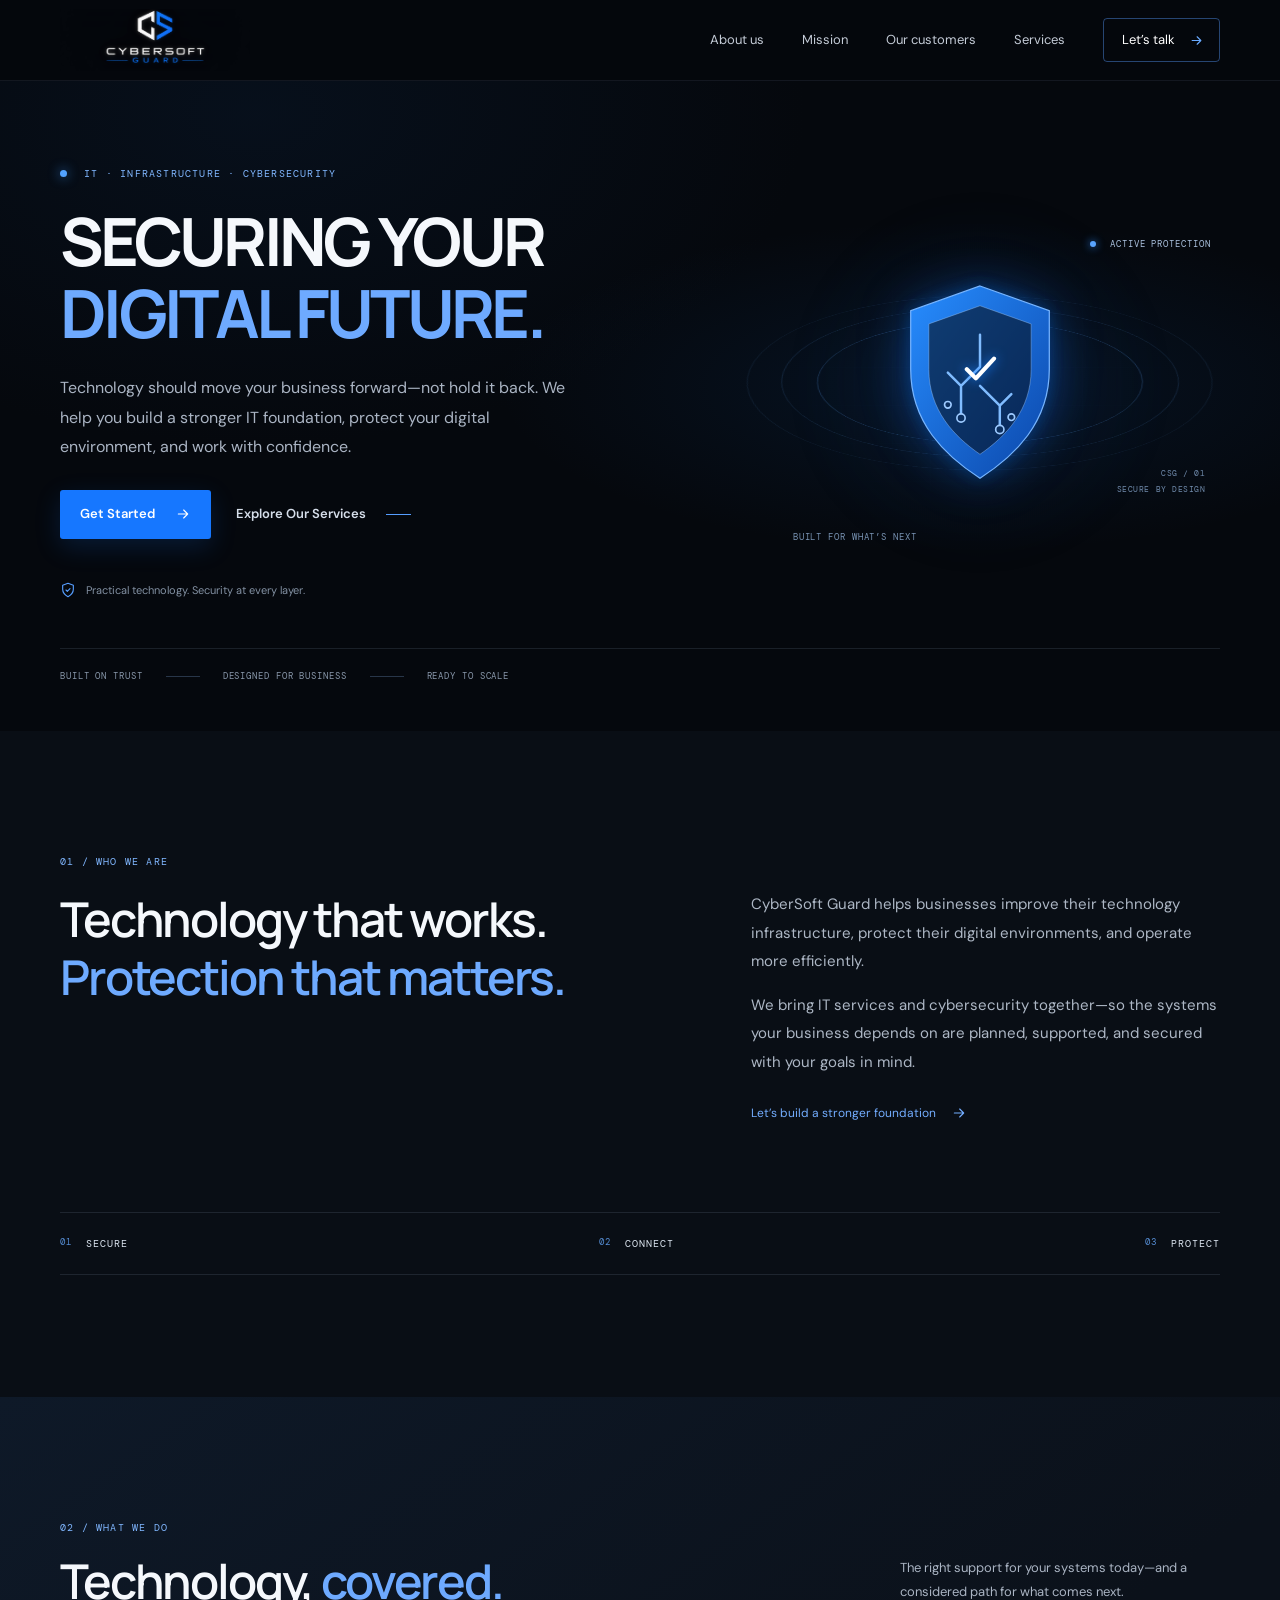
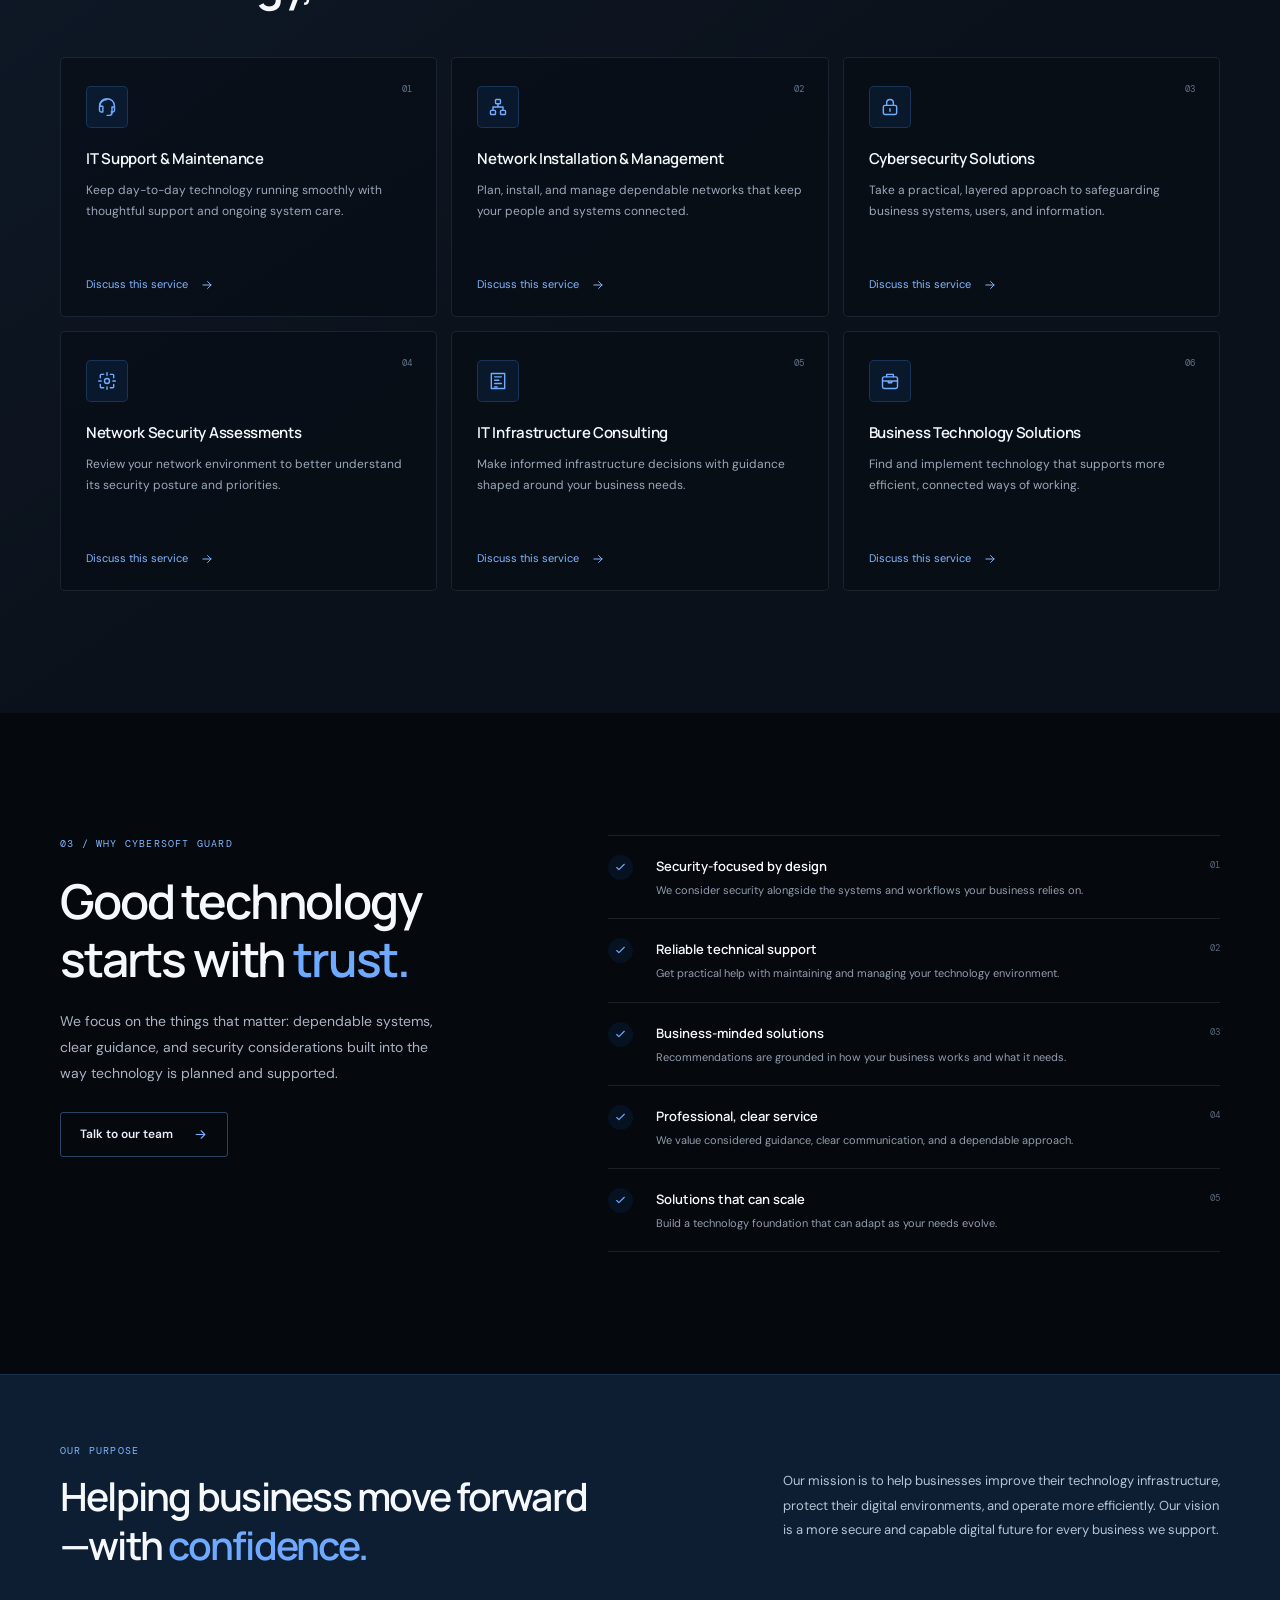
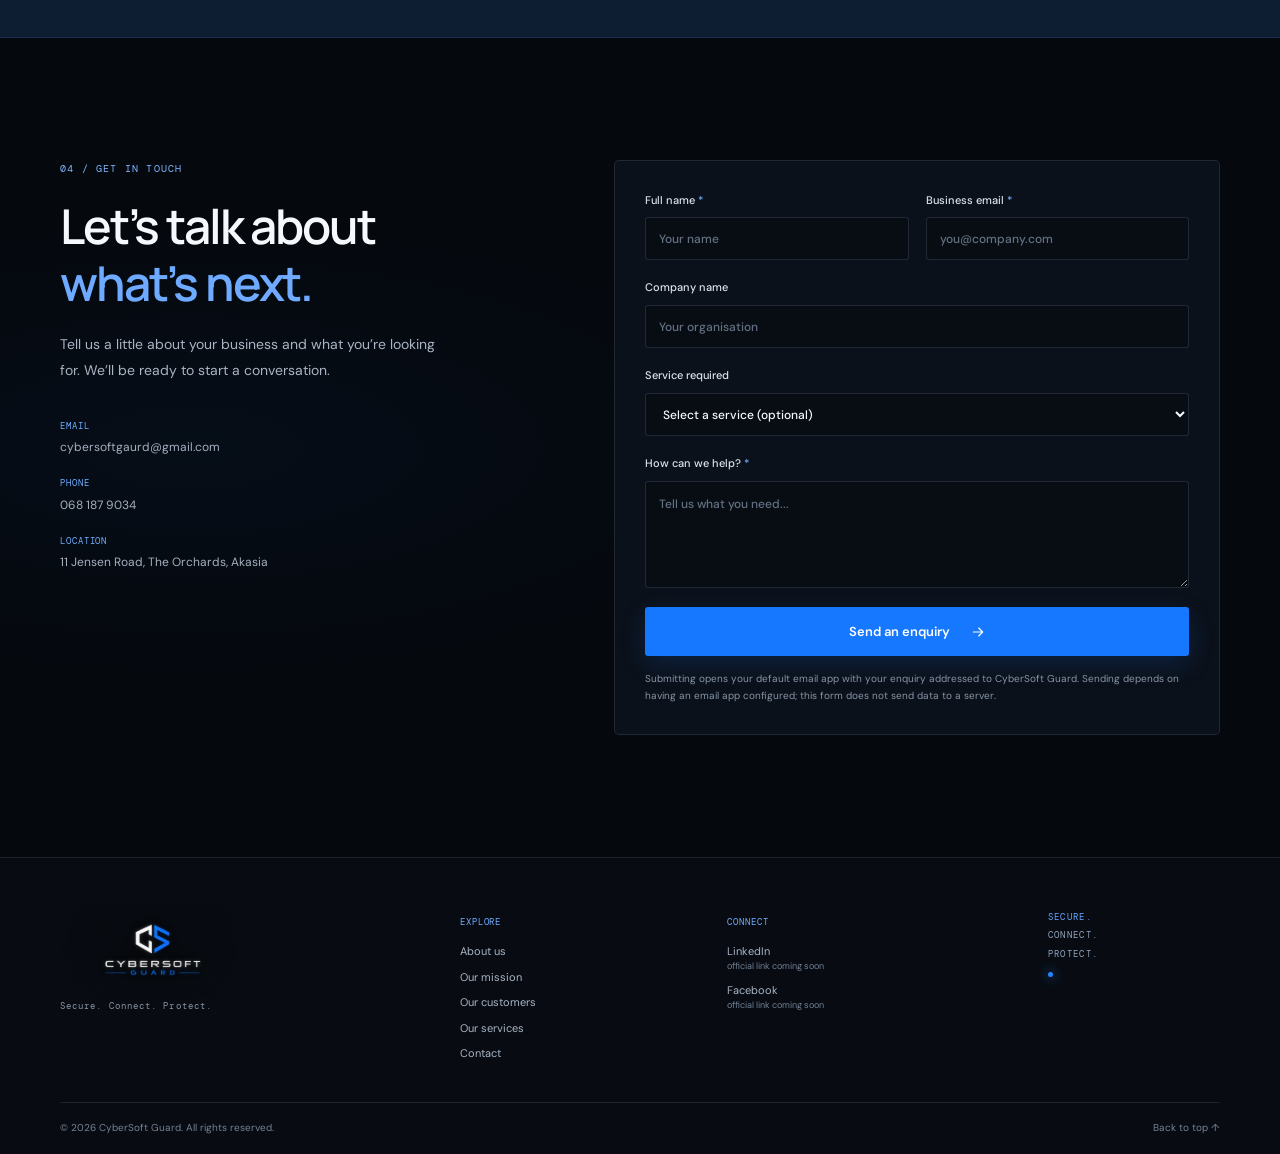
<file: index.html>
<!doctype html>
<html lang="en">
  <head>
    <meta charset="utf-8">
    <meta name="viewport" content="width=device-width, initial-scale=1">
    <meta name="theme-color" content="#05080d">
    <meta name="description" content="CyberSoft Guard helps businesses strengthen IT infrastructure, improve cybersecurity, and make technology work better. Secure. Connect. Protect.">
    <meta property="og:title" content="CyberSoft Guard | Secure. Connect. Protect.">
    <meta property="og:description" content="Business-minded IT, infrastructure, and cybersecurity solutions for a more resilient digital future.">
    <meta property="og:type" content="website">
    <title>CyberSoft Guard | Secure. Connect. Protect.</title>
    <link rel="icon" href="data:image/svg+xml,%3Csvg xmlns='http://www.w3.org/2000/svg' viewBox='0 0 48 48'%3E%3Cpath fill='%231677ff' d='M24 2 43 9v13c0 12-8 20-19 24C13 42 5 34 5 22V9z'/%3E%3Cpath fill='none' stroke='white' stroke-width='2.5' d='M24 8 37 13v9c0 8-5 14-13 18-8-4-13-10-13-18v-9z'/%3E%3C/svg%3E">
    <link rel="stylesheet" href="styles.css">
  </head>
  <body>
    <svg class="icon-library" xmlns="http://www.w3.org/2000/svg" aria-hidden="true">
      <symbol id="icon-shield" viewBox="0 0 24 24"><path d="M12 22s8-4 8-11V5l-8-3-8 3v6c0 7 8 11 8 11Z"/><path d="m9 12 2 2 4-4"/></symbol>
      <symbol id="icon-support" viewBox="0 0 24 24"><path d="M12 3a9 9 0 0 0-9 9v4a2 2 0 0 0 2 2h2v-7H4"/><path d="M21 11a9 9 0 0 0-18 0"/><path d="M17 18h2a2 2 0 0 0 2-2v-4h-3v7a3 3 0 0 1-3 3h-3"/></symbol>
      <symbol id="icon-network" viewBox="0 0 24 24"><rect x="9" y="3" width="6" height="5" rx="1"/><rect x="3" y="16" width="6" height="5" rx="1"/><rect x="15" y="16" width="6" height="5" rx="1"/><path d="M12 8v4M6 16v-4h12v4"/></symbol>
      <symbol id="icon-lock" viewBox="0 0 24 24"><rect x="4" y="10" width="16" height="11" rx="2"/><path d="M8 10V7a4 4 0 1 1 8 0v3M12 14v3"/></symbol>
      <symbol id="icon-scan" viewBox="0 0 24 24"><path d="M4 8V5a1 1 0 0 1 1-1h3M16 4h3a1 1 0 0 1 1 1v3M20 16v3a1 1 0 0 1-1 1h-3M8 20H5a1 1 0 0 1-1-1v-3"/><circle cx="12" cy="12" r="3"/><path d="M12 2v3M22 12h-3M12 22v-3M2 12h3"/></symbol>
      <symbol id="icon-blueprint" viewBox="0 0 24 24"><path d="M4 3h16v18H4zM8 7h8M8 11h5M8 15h8M8 19h3"/></symbol>
      <symbol id="icon-briefcase" viewBox="0 0 24 24"><rect x="3" y="7" width="18" height="14" rx="2"/><path d="M8 7V4h8v3M3 12h18M10 12v2h4v-2"/></symbol>
      <symbol id="icon-arrow" viewBox="0 0 24 24"><path d="M5 12h14M13 6l6 6-6 6"/></symbol>
      <symbol id="icon-menu" viewBox="0 0 24 24"><path d="M4 7h16M4 12h16M4 17h16"/></symbol>
      <symbol id="icon-close" viewBox="0 0 24 24"><path d="m6 6 12 12M18 6 6 18"/></symbol>
      <symbol id="icon-check" viewBox="0 0 24 24"><path d="m5 12 4 4L19 6"/></symbol>
    </svg>

    <a class="skip-link" href="#main">Skip to content</a>
    <header class="site-header" id="top">
      <div class="container header-inner">
        <a class="brand" href="index.html" aria-label="CyberSoft Guard home">
          <span class="brand-logo"><img src="CyberSoft%20Guard%20Logo.png" alt="CyberSoft Guard — Secure. Connect. Protect." width="1680" height="1050"></span>
        </a>
        <button class="menu-toggle" type="button" aria-label="Open navigation" aria-expanded="false" aria-controls="primary-navigation">
          <svg class="icon menu-open"><use href="#icon-menu"></use></svg>
          <svg class="icon menu-close"><use href="#icon-close"></use></svg>
        </button>
        <nav class="navigation" id="primary-navigation" aria-label="Primary navigation">
          <a href="about.html">About us</a>
          <a href="mission.html">Mission</a>
          <a href="customers.html">Our customers</a>
          <a href="#services">Services</a>
          <a class="nav-cta" href="contact.html">Let’s talk <svg class="icon"><use href="#icon-arrow"></use></svg></a>
        </nav>
      </div>
    </header>

    <main id="main">
      <section class="hero section-shell">
        <div class="hero-grid container">
          <div class="hero-copy reveal">
            <p class="eyebrow"><span class="status-dot"></span> IT · INFRASTRUCTURE · CYBERSECURITY</p>
            <h1>SECURING YOUR<br><span>DIGITAL FUTURE.</span></h1>
            <p class="hero-lede">Technology should move your business forward—not hold it back. We help you build a stronger IT foundation, protect your digital environment, and work with confidence.</p>
            <div class="hero-actions">
              <a class="button button-primary" href="contact.html">Get Started <svg class="icon"><use href="#icon-arrow"></use></svg></a>
              <a class="button button-quiet" href="#services">Explore Our Services <span class="button-line"></span></a>
            </div>
            <div class="hero-note"><svg class="icon"><use href="#icon-shield"></use></svg><span>Practical technology. Security at every layer.</span></div>
          </div>
          <div class="hero-visual reveal" aria-label="Abstract cybersecurity network visualization" role="img">
            <div class="visual-glow"></div>
            <div class="orbit orbit-one"></div>
            <div class="orbit orbit-two"></div>
            <div class="orbit orbit-three"></div>
            <div class="visual-grid"></div>
            <svg class="hero-shield" viewBox="0 0 240 270" aria-hidden="true">
              <defs>
                <linearGradient id="shieldGradient" x1="0" x2="1" y1="0" y2="1"><stop offset="0" stop-color="#278dff"/><stop offset="1" stop-color="#0b46a9"/></linearGradient>
                <filter id="shieldGlow"><feGaussianBlur stdDeviation="9" result="blur"/><feMerge><feMergeNode in="blur"/><feMergeNode in="SourceGraphic"/></feMerge></filter>
              </defs>
              <path class="shield-shadow" d="M120 18 204 48v71c0 65-42 105-84 132-42-27-84-67-84-132V48z"/>
              <path class="shield-shape" d="M120 18 204 48v71c0 65-42 105-84 132-42-27-84-67-84-132V48z"/>
              <path class="shield-inner" d="m120 42 62 22v55c0 49-30 81-62 103-32-22-62-54-62-103V64z"/>
              <path class="circuit-line" d="M120 77v39l-23 23v39m23-39 24 24v29m-47-53-16-16m63 40 14-14"/>
              <circle class="circuit-node" cx="97" cy="178" r="5"/><circle class="circuit-node" cx="144" cy="192" r="5"/><circle class="circuit-node" cx="81" cy="162" r="4"/><circle class="circuit-node" cx="158" cy="177" r="4"/>
              <path class="check-mark" d="m104 119 11 11 22-24"/>
            </svg>
            <span class="visual-label label-top"><i></i> ACTIVE PROTECTION</span>
            <span class="visual-label label-bottom">BUILT FOR WHAT’S NEXT</span>
            <span class="visual-coordinates">CSG / 01<br>SECURE BY DESIGN</span>
          </div>
        </div>
        <div class="hero-bottom container">
          <span>BUILT ON TRUST</span><span class="bottom-rule"></span>
          <span>DESIGNED FOR BUSINESS</span><span class="bottom-rule"></span>
          <span>READY TO SCALE</span>
        </div>
      </section>

      <section class="intro section-pad" id="about">
        <div class="container intro-grid">
          <div class="section-heading reveal">
            <p class="eyebrow">01 / WHO WE ARE</p>
            <h2>Technology that works.<br><span>Protection that matters.</span></h2>
          </div>
          <div class="intro-copy reveal">
            <p>CyberSoft Guard helps businesses improve their technology infrastructure, protect their digital environments, and operate more efficiently.</p>
            <p>We bring IT services and cybersecurity together—so the systems your business depends on are planned, supported, and secured with your goals in mind.</p>
            <a class="text-link" href="#contact">Let’s build a stronger foundation <svg class="icon"><use href="#icon-arrow"></use></svg></a>
          </div>
        </div>
        <div class="container values-strip reveal">
          <div><span class="value-index">01</span><span>SECURE</span></div>
          <div><span class="value-index">02</span><span>CONNECT</span></div>
          <div><span class="value-index">03</span><span>PROTECT</span></div>
        </div>
      </section>

      <section class="services section-pad section-tint" id="services">
        <div class="container">
          <div class="section-heading section-heading-row reveal">
            <div><p class="eyebrow">02 / WHAT WE DO</p><h2>Technology, <span>covered.</span></h2></div>
            <p class="heading-aside">The right support for your systems today—and a considered path for what comes next.</p>
          </div>
          <div class="services-grid">
            <article class="service-card reveal" data-service="IT Support &amp; Maintenance">
              <span class="card-index">01</span><div class="service-icon"><svg class="icon"><use href="#icon-support"></use></svg></div>
              <h3>IT Support &amp; Maintenance</h3><p>Keep day-to-day technology running smoothly with thoughtful support and ongoing system care.</p>
              <a class="card-link" href="#contact" aria-label="Ask about IT Support and Maintenance">Discuss this service <svg class="icon"><use href="#icon-arrow"></use></svg></a>
            </article>
            <article class="service-card reveal" data-service="Network Installation &amp; Management">
              <span class="card-index">02</span><div class="service-icon"><svg class="icon"><use href="#icon-network"></use></svg></div>
              <h3>Network Installation &amp; Management</h3><p>Plan, install, and manage dependable networks that keep your people and systems connected.</p>
              <a class="card-link" href="#contact" aria-label="Ask about Network Installation and Management">Discuss this service <svg class="icon"><use href="#icon-arrow"></use></svg></a>
            </article>
            <article class="service-card reveal" data-service="Cybersecurity Solutions">
              <span class="card-index">03</span><div class="service-icon"><svg class="icon"><use href="#icon-lock"></use></svg></div>
              <h3>Cybersecurity Solutions</h3><p>Take a practical, layered approach to safeguarding business systems, users, and information.</p>
              <a class="card-link" href="#contact" aria-label="Ask about Cybersecurity Solutions">Discuss this service <svg class="icon"><use href="#icon-arrow"></use></svg></a>
            </article>
            <article class="service-card reveal" data-service="Network Security Assessments">
              <span class="card-index">04</span><div class="service-icon"><svg class="icon"><use href="#icon-scan"></use></svg></div>
              <h3>Network Security Assessments</h3><p>Review your network environment to better understand its security posture and priorities.</p>
              <a class="card-link" href="#contact" aria-label="Ask about Network Security Assessments">Discuss this service <svg class="icon"><use href="#icon-arrow"></use></svg></a>
            </article>
            <article class="service-card reveal" data-service="IT Infrastructure Consulting">
              <span class="card-index">05</span><div class="service-icon"><svg class="icon"><use href="#icon-blueprint"></use></svg></div>
              <h3>IT Infrastructure Consulting</h3><p>Make informed infrastructure decisions with guidance shaped around your business needs.</p>
              <a class="card-link" href="#contact" aria-label="Ask about IT Infrastructure Consulting">Discuss this service <svg class="icon"><use href="#icon-arrow"></use></svg></a>
            </article>
            <article class="service-card reveal" data-service="Business Technology Solutions">
              <span class="card-index">06</span><div class="service-icon"><svg class="icon"><use href="#icon-briefcase"></use></svg></div>
              <h3>Business Technology Solutions</h3><p>Find and implement technology that supports more efficient, connected ways of working.</p>
              <a class="card-link" href="#contact" aria-label="Ask about Business Technology Solutions">Discuss this service <svg class="icon"><use href="#icon-arrow"></use></svg></a>
            </article>
          </div>
        </div>
      </section>

      <section class="why-us section-pad" id="why-us">
        <div class="container why-grid">
          <div class="why-intro reveal">
            <p class="eyebrow">03 / WHY CYBERSOFT GUARD</p>
            <h2>Good technology<br>starts with <span>trust.</span></h2>
            <p>We focus on the things that matter: dependable systems, clear guidance, and security considerations built into the way technology is planned and supported.</p>
            <a class="button button-outline" href="#contact">Talk to our team <svg class="icon"><use href="#icon-arrow"></use></svg></a>
          </div>
          <div class="benefit-list">
            <article class="benefit reveal"><span class="benefit-check"><svg class="icon"><use href="#icon-check"></use></svg></span><div><h3>Security-focused by design</h3><p>We consider security alongside the systems and workflows your business relies on.</p></div><span class="benefit-number">01</span></article>
            <article class="benefit reveal"><span class="benefit-check"><svg class="icon"><use href="#icon-check"></use></svg></span><div><h3>Reliable technical support</h3><p>Get practical help with maintaining and managing your technology environment.</p></div><span class="benefit-number">02</span></article>
            <article class="benefit reveal"><span class="benefit-check"><svg class="icon"><use href="#icon-check"></use></svg></span><div><h3>Business-minded solutions</h3><p>Recommendations are grounded in how your business works and what it needs.</p></div><span class="benefit-number">03</span></article>
            <article class="benefit reveal"><span class="benefit-check"><svg class="icon"><use href="#icon-check"></use></svg></span><div><h3>Professional, clear service</h3><p>We value considered guidance, clear communication, and a dependable approach.</p></div><span class="benefit-number">04</span></article>
            <article class="benefit reveal"><span class="benefit-check"><svg class="icon"><use href="#icon-check"></use></svg></span><div><h3>Solutions that can scale</h3><p>Build a technology foundation that can adapt as your needs evolve.</p></div><span class="benefit-number">05</span></article>
          </div>
        </div>
      </section>

      <section class="mission-band">
        <div class="container mission-inner reveal">
          <div><p class="eyebrow">OUR PURPOSE</p><h2>Helping business move forward—with <span>confidence.</span></h2></div>
          <p>Our mission is to help businesses improve their technology infrastructure, protect their digital environments, and operate more efficiently. Our vision is a more secure and capable digital future for every business we support.</p>
        </div>
      </section>

      <section class="contact section-pad" id="contact">
        <div class="container contact-grid">
          <div class="contact-intro reveal">
            <p class="eyebrow">04 / GET IN TOUCH</p>
            <h2>Let’s talk about<br><span>what’s next.</span></h2>
            <p>Tell us a little about your business and what you’re looking for. We’ll be ready to start a conversation.</p>
            <div class="contact-details">
              <div><span class="detail-label">EMAIL</span><a class="detail-placeholder" href="mailto:cybersoftgaurd@gmail.com">cybersoftgaurd@gmail.com</a></div>
              <div><span class="detail-label">PHONE</span><a class="detail-placeholder" href="tel:0681879034">068 187 9034</a></div>
              <div><span class="detail-label">LOCATION</span><a class="detail-placeholder" href="https://maps.google.com/?q=11+Jensen+Road+The+Orchards+Akasia" target="_blank" rel="noopener noreferrer">11 Jensen Road, The Orchards, Akasia</a></div>
            </div>
          </div>
          <form class="contact-form reveal" id="contact-form" novalidate>
            <div class="form-row">
              <label>Full name <span>*</span><input name="name" type="text" autocomplete="name" placeholder="Your name" required minlength="2"></label>
              <label>Business email <span>*</span><input name="email" type="email" autocomplete="email" placeholder="you@company.com" required></label>
            </div>
            <label>Company name<input name="company" type="text" autocomplete="organization" placeholder="Your organisation"></label>
            <label>Service required
              <select name="service">
                <option value="">Select a service (optional)</option>
                <option>IT Support &amp; Maintenance</option>
                <option>Network Installation &amp; Management</option>
                <option>Cybersecurity Solutions</option>
                <option>Network Security Assessments</option>
                <option>IT Infrastructure Consulting</option>
                <option>Business Technology Solutions</option>
              </select>
            </label>
            <label>How can we help? <span>*</span><textarea name="message" rows="4" placeholder="Tell us what you need..." required minlength="10"></textarea></label>
            <button class="button button-primary form-submit" type="submit">Send an enquiry <svg class="icon"><use href="#icon-arrow"></use></svg></button>
            <p class="form-note">Submitting opens your default email app with your enquiry addressed to CyberSoft Guard. Sending depends on having an email app configured; this form does not send data to a server.</p>
            <p class="form-feedback" id="form-feedback" role="status" aria-live="polite"></p>
          </form>
        </div>
      </section>
    </main>

    <footer class="site-footer" id="footer">
      <div class="container footer-main">
        <div class="footer-brand">
          <a href="index.html" aria-label="CyberSoft Guard home">
            <img src="CyberSoft%20Guard%20Logo.png" alt="CyberSoft Guard logo" width="1680" height="1050" loading="lazy">
          </a>
          <p>Secure. Connect. Protect.</p>
        </div>
        <div class="footer-links"><span class="footer-heading">EXPLORE</span><a href="about.html">About us</a><a href="mission.html">Our mission</a><a href="customers.html">Our customers</a><a href="#services">Our services</a><a href="contact.html">Contact</a></div>
        <div class="footer-links"><span class="footer-heading">CONNECT</span><a href="#contact" aria-label="LinkedIn profile placeholder; contact us to request the official link">LinkedIn <small>official link coming soon</small></a><a href="#contact" aria-label="Facebook profile placeholder; contact us to request the official link">Facebook <small>official link coming soon</small></a></div>
        <div class="footer-tagline"><span>SECURE.</span><span>CONNECT.</span><span>PROTECT.</span><div class="footer-dot"></div></div>
      </div>
      <div class="container footer-bottom"><span>© <span id="current-year"></span> CyberSoft Guard. All rights reserved.</span><a href="#top">Back to top ↑</a></div>
    </footer>

    <script src="script.js"></script>
  </body>
</html>
</file>
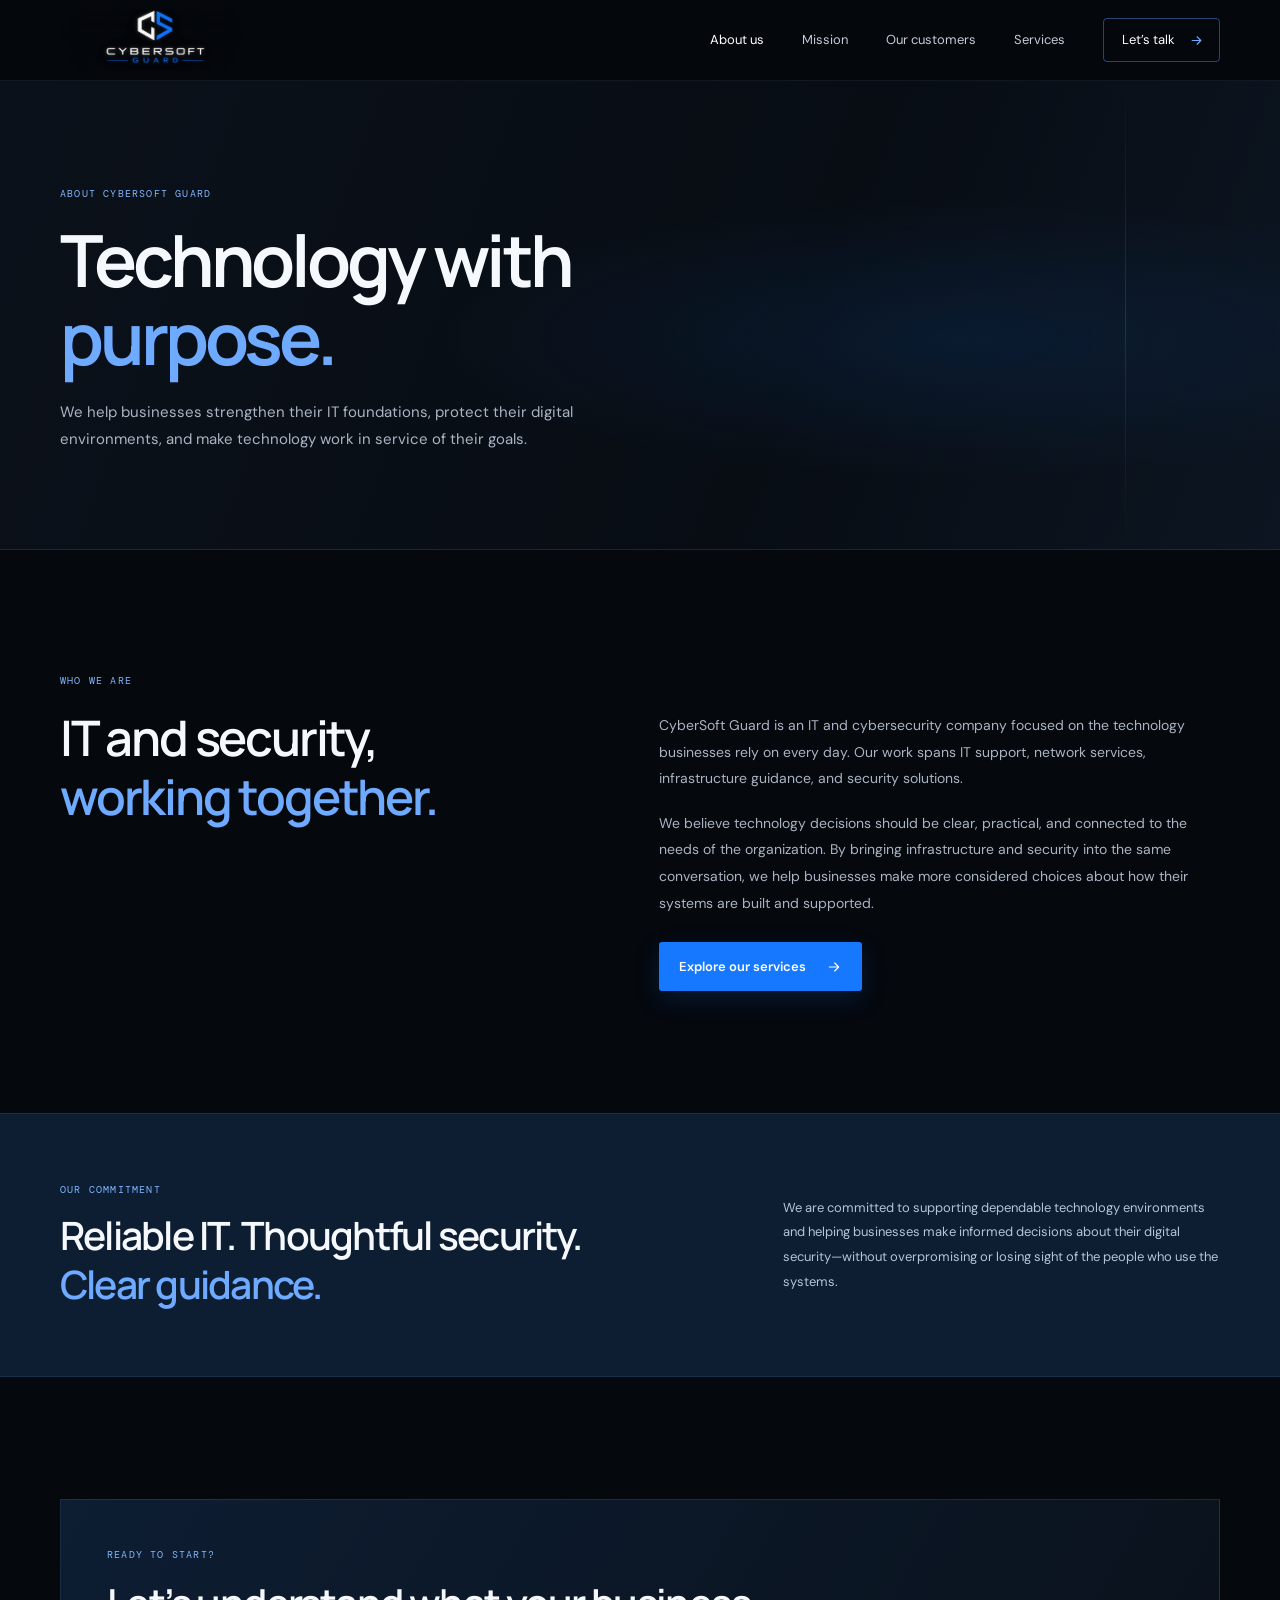
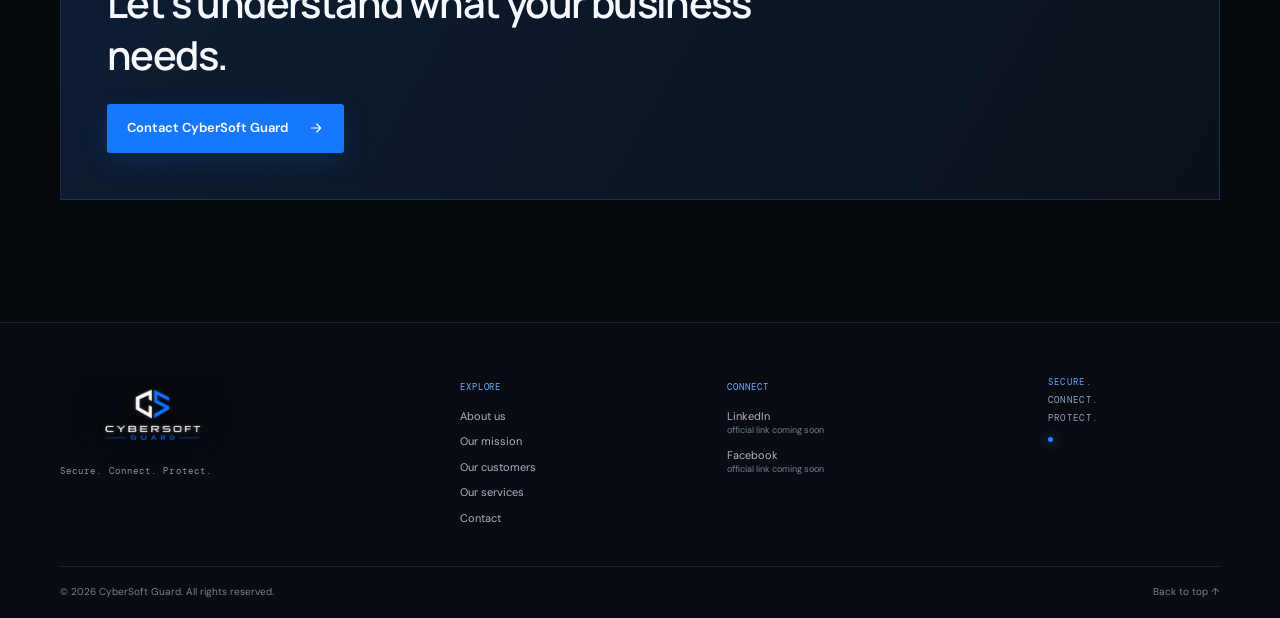
<file: about.html>
<!doctype html>
<html lang="en">
  <head>
    <meta charset="utf-8">
    <meta name="viewport" content="width=device-width, initial-scale=1">
    <meta name="theme-color" content="#05080d">
    <meta name="description" content="Learn about CyberSoft Guard and our approach to business IT, cybersecurity, and infrastructure.">
    <title>About Us | CyberSoft Guard</title>
    <link rel="icon" href="data:image/svg+xml,%3Csvg xmlns='http://www.w3.org/2000/svg' viewBox='0 0 48 48'%3E%3Cpath fill='%231677ff' d='M24 2 43 9v13c0 12-8 20-19 24C13 42 5 34 5 22V9z'/%3E%3C/svg%3E">
    <link rel="stylesheet" href="styles.css">
  </head>
  <body>
    <svg class="icon-library" xmlns="http://www.w3.org/2000/svg" aria-hidden="true"><symbol id="icon-arrow" viewBox="0 0 24 24"><path d="M5 12h14M13 6l6 6-6 6"/></symbol><symbol id="icon-menu" viewBox="0 0 24 24"><path d="M4 7h16M4 12h16M4 17h16"/></symbol><symbol id="icon-close" viewBox="0 0 24 24"><path d="m6 6 12 12M18 6 6 18"/></symbol><symbol id="icon-shield" viewBox="0 0 24 24"><path d="M12 22s8-4 8-11V5l-8-3-8 3v6c0 7 8 11 8 11Z"/></symbol></svg>
    <a class="skip-link" href="#main">Skip to content</a>
    <header class="site-header" id="top"><div class="container header-inner">
      <a class="brand" href="index.html" aria-label="CyberSoft Guard home"><span class="brand-logo"><img src="CyberSoft%20Guard%20Logo.png" alt="CyberSoft Guard — Secure. Connect. Protect." width="1680" height="1050"></span></a>
      <button class="menu-toggle" type="button" aria-label="Open navigation" aria-expanded="false" aria-controls="primary-navigation"><svg class="icon menu-open"><use href="#icon-menu"></use></svg><svg class="icon menu-close"><use href="#icon-close"></use></svg></button>
      <nav class="navigation" id="primary-navigation" aria-label="Primary navigation"><a href="about.html" aria-current="page">About us</a><a href="mission.html">Mission</a><a href="customers.html">Our customers</a><a href="index.html#services">Services</a><a class="nav-cta" href="contact.html">Let’s talk <svg class="icon"><use href="#icon-arrow"></use></svg></a></nav>
    </div></header>
    <main id="main">
      <section class="inner-hero"><div class="container reveal"><p class="eyebrow">ABOUT CYBERSOFT GUARD</p><h1>Technology with<br><span>purpose.</span></h1><p>We help businesses strengthen their IT foundations, protect their digital environments, and make technology work in service of their goals.</p></div></section>
      <section class="section-pad"><div class="container inner-content-grid">
        <div class="section-heading reveal"><p class="eyebrow">WHO WE ARE</p><h2>IT and security,<br><span>working together.</span></h2></div>
        <div class="inner-copy reveal"><p>CyberSoft Guard is an IT and cybersecurity company focused on the technology businesses rely on every day. Our work spans IT support, network services, infrastructure guidance, and security solutions.</p><p>We believe technology decisions should be clear, practical, and connected to the needs of the organization. By bringing infrastructure and security into the same conversation, we help businesses make more considered choices about how their systems are built and supported.</p><a class="button button-primary" href="index.html#services">Explore our services <svg class="icon"><use href="#icon-arrow"></use></svg></a></div>
      </div></section>
      <section class="mission-band"><div class="container mission-inner reveal"><div><p class="eyebrow">OUR COMMITMENT</p><h2>Reliable IT. Thoughtful security. <span>Clear guidance.</span></h2></div><p>We are committed to supporting dependable technology environments and helping businesses make informed decisions about their digital security—without overpromising or losing sight of the people who use the systems.</p></div></section>
      <section class="section-pad"><div class="container inner-cta reveal"><p class="eyebrow">READY TO START?</p><h2>Let’s understand what your business needs.</h2><a class="button button-primary" href="contact.html">Contact CyberSoft Guard <svg class="icon"><use href="#icon-arrow"></use></svg></a></div></section>
    </main>
    <footer class="site-footer"><div class="container footer-main"><div class="footer-brand"><a href="index.html" aria-label="CyberSoft Guard home"><img src="CyberSoft%20Guard%20Logo.png" alt="CyberSoft Guard logo" width="1680" height="1050" loading="lazy"></a><p>Secure. Connect. Protect.</p></div><div class="footer-links"><span class="footer-heading">EXPLORE</span><a href="about.html">About us</a><a href="mission.html">Our mission</a><a href="customers.html">Our customers</a><a href="index.html#services">Our services</a><a href="contact.html">Contact</a></div><div class="footer-links"><span class="footer-heading">CONNECT</span><a href="contact.html">LinkedIn <small>official link coming soon</small></a><a href="contact.html">Facebook <small>official link coming soon</small></a></div><div class="footer-tagline"><span>SECURE.</span><span>CONNECT.</span><span>PROTECT.</span><div class="footer-dot"></div></div></div><div class="container footer-bottom"><span>© <span id="current-year"></span> CyberSoft Guard. All rights reserved.</span><a href="#top">Back to top ↑</a></div></footer>
    <script src="script.js"></script>
  </body>
</html>
</file>
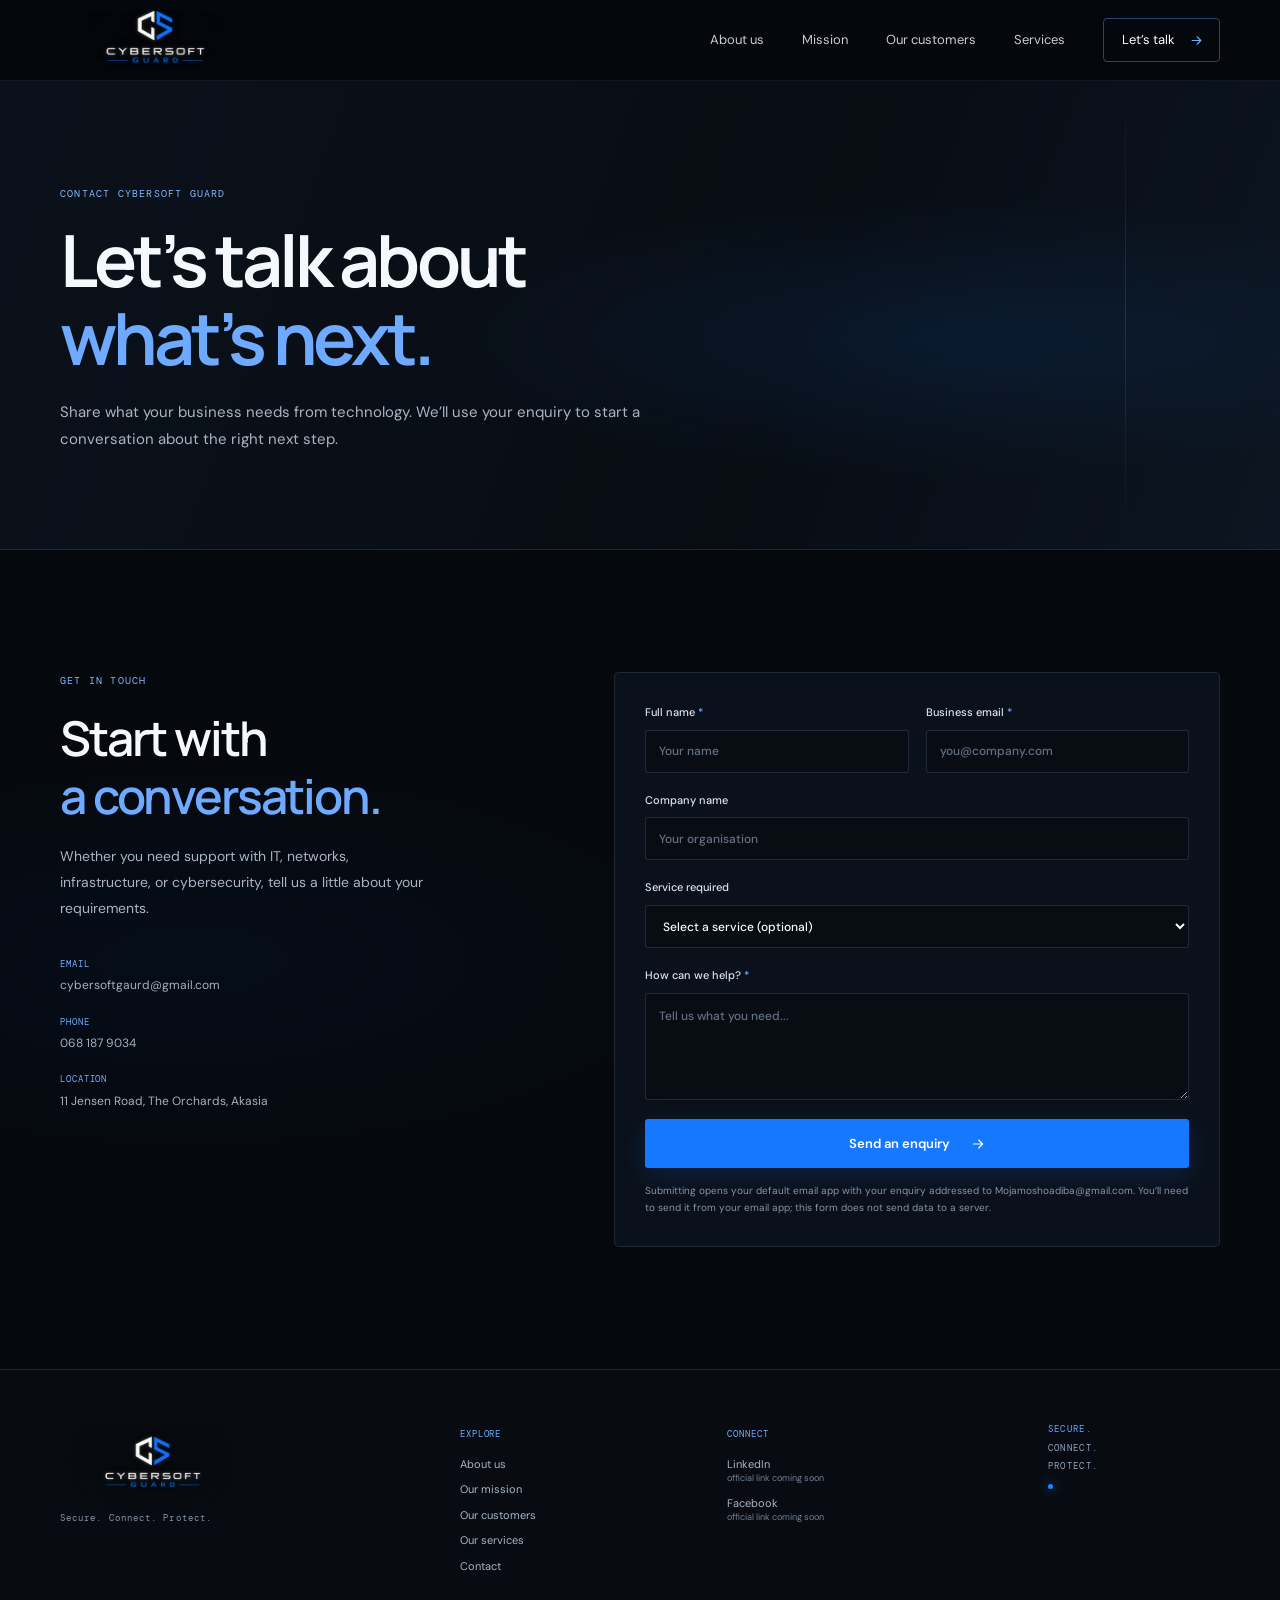
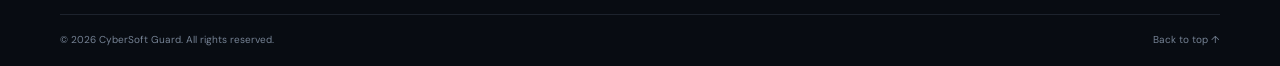
<file: contact.html>
<!doctype html>
<html lang="en">
  <head>
    <meta charset="utf-8">
    <meta name="viewport" content="width=device-width, initial-scale=1">
    <meta name="theme-color" content="#05080d">
    <meta name="description" content="Contact CyberSoft Guard to discuss business IT support, network services, infrastructure, and cybersecurity.">
    <title>Contact Us | CyberSoft Guard</title>
    <link rel="icon" href="data:image/svg+xml,%3Csvg xmlns='http://www.w3.org/2000/svg' viewBox='0 0 48 48'%3E%3Cpath fill='%231677ff' d='M24 2 43 9v13c0 12-8 20-19 24C13 42 5 34 5 22V9z'/%3E%3C/svg%3E">
    <link rel="stylesheet" href="styles.css">
  </head>
  <body>
    <svg class="icon-library" xmlns="http://www.w3.org/2000/svg" aria-hidden="true"><symbol id="icon-arrow" viewBox="0 0 24 24"><path d="M5 12h14M13 6l6 6-6 6"/></symbol><symbol id="icon-menu" viewBox="0 0 24 24"><path d="M4 7h16M4 12h16M4 17h16"/></symbol><symbol id="icon-close" viewBox="0 0 24 24"><path d="m6 6 12 12M18 6 6 18"/></symbol></svg>
    <a class="skip-link" href="#main">Skip to content</a>
    <header class="site-header" id="top"><div class="container header-inner">
      <a class="brand" href="index.html" aria-label="CyberSoft Guard home"><span class="brand-logo"><img src="CyberSoft%20Guard%20Logo.png" alt="CyberSoft Guard — Secure. Connect. Protect." width="1680" height="1050"></span></a>
      <button class="menu-toggle" type="button" aria-label="Open navigation" aria-expanded="false" aria-controls="primary-navigation"><svg class="icon menu-open"><use href="#icon-menu"></use></svg><svg class="icon menu-close"><use href="#icon-close"></use></svg></button>
      <nav class="navigation" id="primary-navigation" aria-label="Primary navigation"><a href="about.html">About us</a><a href="mission.html">Mission</a><a href="customers.html">Our customers</a><a href="index.html#services">Services</a><a class="nav-cta" href="contact.html" aria-current="page">Let’s talk <svg class="icon"><use href="#icon-arrow"></use></svg></a></nav>
    </div></header>
    <main id="main">
      <section class="inner-hero"><div class="container reveal"><p class="eyebrow">CONTACT CYBERSOFT GUARD</p><h1>Let’s talk about<br><span>what’s next.</span></h1><p>Share what your business needs from technology. We’ll use your enquiry to start a conversation about the right next step.</p></div></section>
      <section class="contact section-pad">
        <div class="container contact-grid">
          <div class="contact-intro reveal">
            <p class="eyebrow">GET IN TOUCH</p>
            <h2>Start with<br><span>a conversation.</span></h2>
            <p>Whether you need support with IT, networks, infrastructure, or cybersecurity, tell us a little about your requirements.</p>
            <div class="contact-details">
              <div><span class="detail-label">EMAIL</span><a class="detail-placeholder" href="mailto:cybersoftgaurd@gmail.com">cybersoftgaurd@gmail.com</a></div>
              <div><span class="detail-label">PHONE</span><a class="detail-placeholder" href="tel:0681879034">068 187 9034</a></div>
              <div><span class="detail-label">LOCATION</span><a class="detail-placeholder" href="https://maps.google.com/?q=11+Jensen+Road+The+Orchards+Akasia" target="_blank" rel="noopener noreferrer">11 Jensen Road, The Orchards, Akasia</a></div>
            </div>
          </div>
          <form class="contact-form reveal" id="contact-form" novalidate>
            <div class="form-row">
              <label>Full name <span>*</span><input name="name" type="text" autocomplete="name" placeholder="Your name" required minlength="2"></label>
              <label>Business email <span>*</span><input name="email" type="email" autocomplete="email" placeholder="you@company.com" required></label>
            </div>
            <label>Company name<input name="company" type="text" autocomplete="organization" placeholder="Your organisation"></label>
            <label>Service required
              <select name="service">
                <option value="">Select a service (optional)</option>
                <option>IT Support &amp; Maintenance</option>
                <option>Network Installation &amp; Management</option>
                <option>Cybersecurity Solutions</option>
                <option>Network Security Assessments</option>
                <option>IT Infrastructure Consulting</option>
                <option>Business Technology Solutions</option>
              </select>
            </label>
            <label>How can we help? <span>*</span><textarea name="message" rows="4" placeholder="Tell us what you need..." required minlength="10"></textarea></label>
            <button class="button button-primary form-submit" type="submit">Send an enquiry <svg class="icon"><use href="#icon-arrow"></use></svg></button>
            <p class="form-note">Submitting opens your default email app with your enquiry addressed to Mojamoshoadiba@gmail.com. You’ll need to send it from your email app; this form does not send data to a server.</p>
            <p class="form-feedback" id="form-feedback" role="status" aria-live="polite"></p>
          </form>
        </div>
      </section>
    </main>
    <footer class="site-footer"><div class="container footer-main"><div class="footer-brand"><a href="index.html" aria-label="CyberSoft Guard home"><img src="CyberSoft%20Guard%20Logo.png" alt="CyberSoft Guard logo" width="1680" height="1050" loading="lazy"></a><p>Secure. Connect. Protect.</p></div><div class="footer-links"><span class="footer-heading">EXPLORE</span><a href="about.html">About us</a><a href="mission.html">Our mission</a><a href="customers.html">Our customers</a><a href="index.html#services">Our services</a><a href="contact.html">Contact</a></div><div class="footer-links"><span class="footer-heading">CONNECT</span><a href="#main">LinkedIn <small>official link coming soon</small></a><a href="#main">Facebook <small>official link coming soon</small></a></div><div class="footer-tagline"><span>SECURE.</span><span>CONNECT.</span><span>PROTECT.</span><div class="footer-dot"></div></div></div><div class="container footer-bottom"><span>© <span id="current-year"></span> CyberSoft Guard. All rights reserved.</span><a href="#top">Back to top ↑</a></div></footer>
    <script src="script.js"></script>
  </body>
</html>
</file>
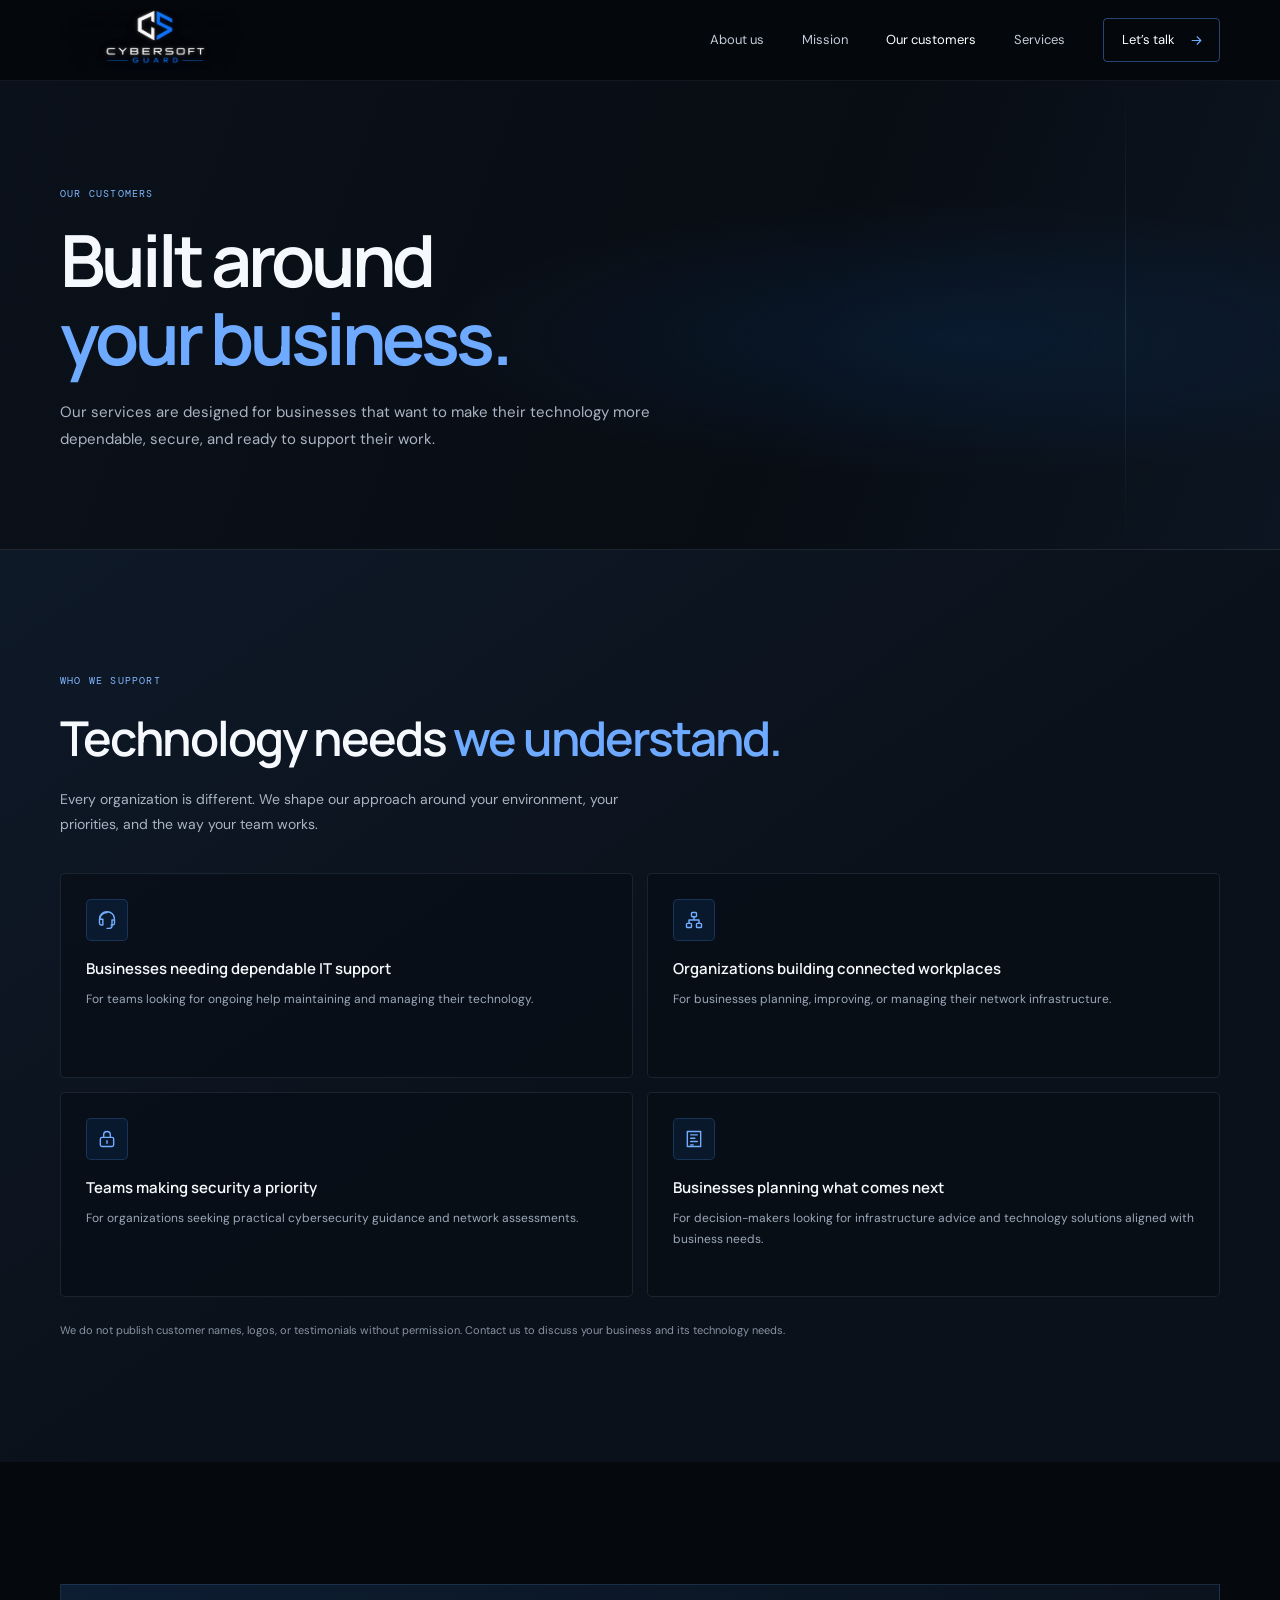
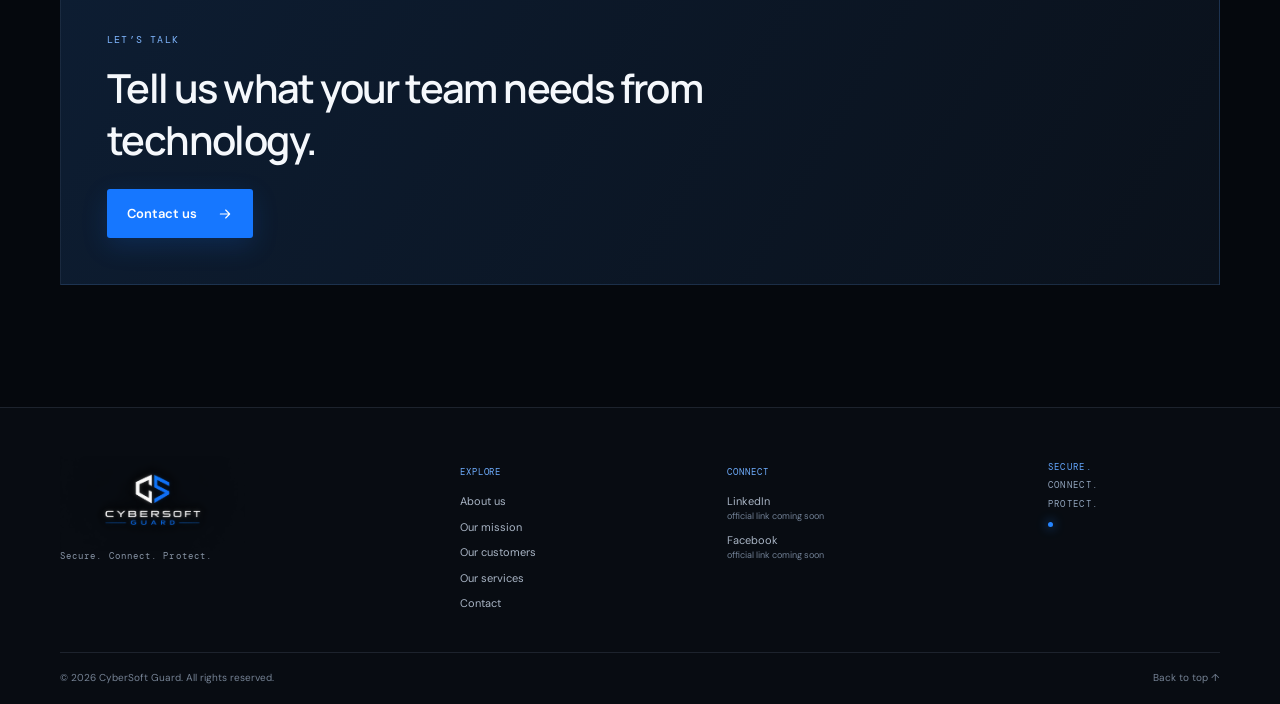
<file: customers.html>
<!doctype html>
<html lang="en">
  <head>
    <meta charset="utf-8">
    <meta name="viewport" content="width=device-width, initial-scale=1">
    <meta name="theme-color" content="#05080d">
    <meta name="description" content="Explore the business needs CyberSoft Guard's IT infrastructure and cybersecurity services are designed to support.">
    <title>Our Customers | CyberSoft Guard</title>
    <link rel="icon" href="data:image/svg+xml,%3Csvg xmlns='http://www.w3.org/2000/svg' viewBox='0 0 48 48'%3E%3Cpath fill='%231677ff' d='M24 2 43 9v13c0 12-8 20-19 24C13 42 5 34 5 22V9z'/%3E%3C/svg%3E">
    <link rel="stylesheet" href="styles.css">
  </head>
  <body>
    <svg class="icon-library" xmlns="http://www.w3.org/2000/svg" aria-hidden="true"><symbol id="icon-arrow" viewBox="0 0 24 24"><path d="M5 12h14M13 6l6 6-6 6"/></symbol><symbol id="icon-menu" viewBox="0 0 24 24"><path d="M4 7h16M4 12h16M4 17h16"/></symbol><symbol id="icon-close" viewBox="0 0 24 24"><path d="m6 6 12 12M18 6 6 18"/></symbol><symbol id="icon-support" viewBox="0 0 24 24"><path d="M12 3a9 9 0 0 0-9 9v4a2 2 0 0 0 2 2h2v-7H4"/><path d="M21 11a9 9 0 0 0-18 0"/><path d="M17 18h2a2 2 0 0 0 2-2v-4h-3v7a3 3 0 0 1-3 3h-3"/></symbol><symbol id="icon-network" viewBox="0 0 24 24"><rect x="9" y="3" width="6" height="5" rx="1"/><rect x="3" y="16" width="6" height="5" rx="1"/><rect x="15" y="16" width="6" height="5" rx="1"/><path d="M12 8v4M6 16v-4h12v4"/></symbol><symbol id="icon-lock" viewBox="0 0 24 24"><rect x="4" y="10" width="16" height="11" rx="2"/><path d="M8 10V7a4 4 0 1 1 8 0v3M12 14v3"/></symbol><symbol id="icon-blueprint" viewBox="0 0 24 24"><path d="M4 3h16v18H4zM8 7h8M8 11h5M8 15h8M8 19h3"/></symbol></svg>
    <a class="skip-link" href="#main">Skip to content</a>
    <header class="site-header" id="top"><div class="container header-inner">
      <a class="brand" href="index.html" aria-label="CyberSoft Guard home"><span class="brand-logo"><img src="CyberSoft%20Guard%20Logo.png" alt="CyberSoft Guard — Secure. Connect. Protect." width="1680" height="1050"></span></a>
      <button class="menu-toggle" type="button" aria-label="Open navigation" aria-expanded="false" aria-controls="primary-navigation"><svg class="icon menu-open"><use href="#icon-menu"></use></svg><svg class="icon menu-close"><use href="#icon-close"></use></svg></button>
      <nav class="navigation" id="primary-navigation" aria-label="Primary navigation"><a href="about.html">About us</a><a href="mission.html">Mission</a><a href="customers.html" aria-current="page">Our customers</a><a href="index.html#services">Services</a><a class="nav-cta" href="contact.html">Let’s talk <svg class="icon"><use href="#icon-arrow"></use></svg></a></nav>
    </div></header>
    <main id="main">
      <section class="inner-hero"><div class="container reveal"><p class="eyebrow">OUR CUSTOMERS</p><h1>Built around<br><span>your business.</span></h1><p>Our services are designed for businesses that want to make their technology more dependable, secure, and ready to support their work.</p></div></section>
      <section class="section-pad section-tint"><div class="container">
        <div class="section-heading reveal"><p class="eyebrow">WHO WE SUPPORT</p><h2>Technology needs <span>we understand.</span></h2></div>
        <p class="customers-intro reveal">Every organization is different. We shape our approach around your environment, your priorities, and the way your team works.</p>
        <div class="customer-grid">
          <article class="customer-card reveal"><span class="service-icon"><svg class="icon"><use href="#icon-support"></use></svg></span><h3>Businesses needing dependable IT support</h3><p>For teams looking for ongoing help maintaining and managing their technology.</p></article>
          <article class="customer-card reveal"><span class="service-icon"><svg class="icon"><use href="#icon-network"></use></svg></span><h3>Organizations building connected workplaces</h3><p>For businesses planning, improving, or managing their network infrastructure.</p></article>
          <article class="customer-card reveal"><span class="service-icon"><svg class="icon"><use href="#icon-lock"></use></svg></span><h3>Teams making security a priority</h3><p>For organizations seeking practical cybersecurity guidance and network assessments.</p></article>
          <article class="customer-card reveal"><span class="service-icon"><svg class="icon"><use href="#icon-blueprint"></use></svg></span><h3>Businesses planning what comes next</h3><p>For decision-makers looking for infrastructure advice and technology solutions aligned with business needs.</p></article>
        </div>
        <p class="customer-note reveal">We do not publish customer names, logos, or testimonials without permission. Contact us to discuss your business and its technology needs.</p>
      </div></section>
      <section class="section-pad"><div class="container inner-cta reveal"><p class="eyebrow">LET’S TALK</p><h2>Tell us what your team needs from technology.</h2><a class="button button-primary" href="contact.html">Contact us <svg class="icon"><use href="#icon-arrow"></use></svg></a></div></section>
    </main>
    <footer class="site-footer"><div class="container footer-main"><div class="footer-brand"><a href="index.html" aria-label="CyberSoft Guard home"><img src="CyberSoft%20Guard%20Logo.png" alt="CyberSoft Guard logo" width="1680" height="1050" loading="lazy"></a><p>Secure. Connect. Protect.</p></div><div class="footer-links"><span class="footer-heading">EXPLORE</span><a href="about.html">About us</a><a href="mission.html">Our mission</a><a href="customers.html">Our customers</a><a href="index.html#services">Our services</a><a href="contact.html">Contact</a></div><div class="footer-links"><span class="footer-heading">CONNECT</span><a href="contact.html">LinkedIn <small>official link coming soon</small></a><a href="contact.html">Facebook <small>official link coming soon</small></a></div><div class="footer-tagline"><span>SECURE.</span><span>CONNECT.</span><span>PROTECT.</span><div class="footer-dot"></div></div></div><div class="container footer-bottom"><span>© <span id="current-year"></span> CyberSoft Guard. All rights reserved.</span><a href="#top">Back to top ↑</a></div></footer>
    <script src="script.js"></script>
  </body>
</html>
</file>
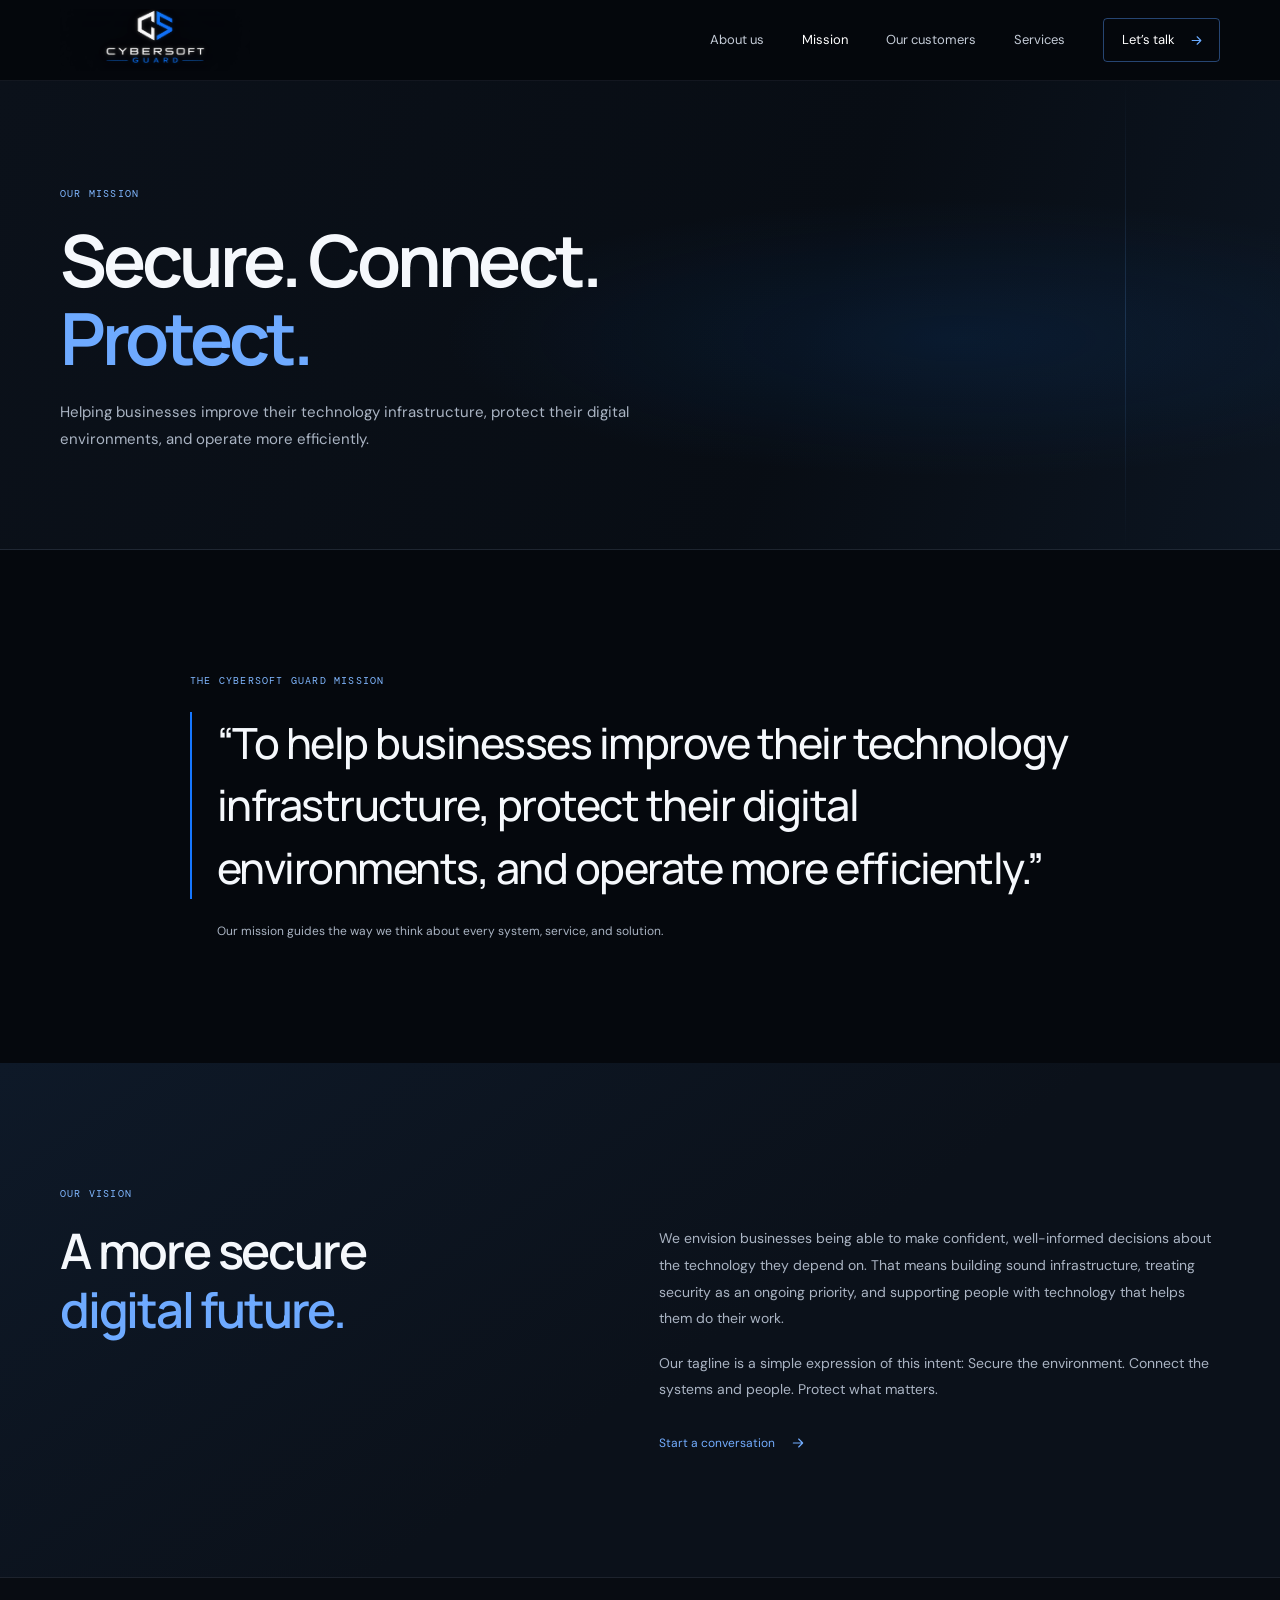
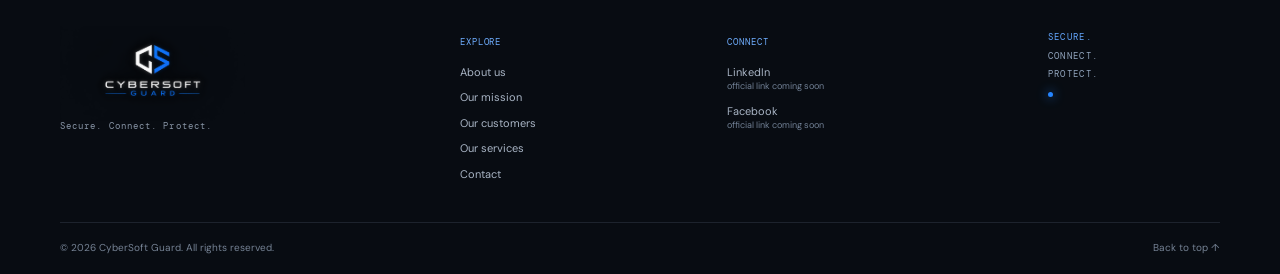
<file: mission.html>
<!doctype html>
<html lang="en">
  <head>
    <meta charset="utf-8">
    <meta name="viewport" content="width=device-width, initial-scale=1">
    <meta name="theme-color" content="#05080d">
    <meta name="description" content="The CyberSoft Guard mission: help businesses improve IT infrastructure, protect digital environments, and operate more efficiently.">
    <title>Our Mission | CyberSoft Guard</title>
    <link rel="icon" href="data:image/svg+xml,%3Csvg xmlns='http://www.w3.org/2000/svg' viewBox='0 0 48 48'%3E%3Cpath fill='%231677ff' d='M24 2 43 9v13c0 12-8 20-19 24C13 42 5 34 5 22V9z'/%3E%3C/svg%3E">
    <link rel="stylesheet" href="styles.css">
  </head>
  <body>
    <svg class="icon-library" xmlns="http://www.w3.org/2000/svg" aria-hidden="true"><symbol id="icon-arrow" viewBox="0 0 24 24"><path d="M5 12h14M13 6l6 6-6 6"/></symbol><symbol id="icon-menu" viewBox="0 0 24 24"><path d="M4 7h16M4 12h16M4 17h16"/></symbol><symbol id="icon-close" viewBox="0 0 24 24"><path d="m6 6 12 12M18 6 6 18"/></symbol></svg>
    <a class="skip-link" href="#main">Skip to content</a>
    <header class="site-header" id="top"><div class="container header-inner">
      <a class="brand" href="index.html" aria-label="CyberSoft Guard home"><span class="brand-logo"><img src="CyberSoft%20Guard%20Logo.png" alt="CyberSoft Guard — Secure. Connect. Protect." width="1680" height="1050"></span></a>
      <button class="menu-toggle" type="button" aria-label="Open navigation" aria-expanded="false" aria-controls="primary-navigation"><svg class="icon menu-open"><use href="#icon-menu"></use></svg><svg class="icon menu-close"><use href="#icon-close"></use></svg></button>
      <nav class="navigation" id="primary-navigation" aria-label="Primary navigation"><a href="about.html">About us</a><a href="mission.html" aria-current="page">Mission</a><a href="customers.html">Our customers</a><a href="index.html#services">Services</a><a class="nav-cta" href="contact.html">Let’s talk <svg class="icon"><use href="#icon-arrow"></use></svg></a></nav>
    </div></header>
    <main id="main">
      <section class="inner-hero"><div class="container reveal"><p class="eyebrow">OUR MISSION</p><h1>Secure. Connect.<br><span>Protect.</span></h1><p>Helping businesses improve their technology infrastructure, protect their digital environments, and operate more efficiently.</p></div></section>
      <section class="section-pad"><div class="container mission-statement reveal"><p class="eyebrow">THE CYBERSOFT GUARD MISSION</p><blockquote>“To help businesses improve their technology infrastructure, protect their digital environments, and operate more efficiently.”</blockquote><p class="statement-caption">Our mission guides the way we think about every system, service, and solution.</p></div></section>
      <section class="section-pad section-tint"><div class="container inner-content-grid">
        <div class="section-heading reveal"><p class="eyebrow">OUR VISION</p><h2>A more secure<br><span>digital future.</span></h2></div>
        <div class="inner-copy reveal"><p>We envision businesses being able to make confident, well-informed decisions about the technology they depend on. That means building sound infrastructure, treating security as an ongoing priority, and supporting people with technology that helps them do their work.</p><p>Our tagline is a simple expression of this intent: Secure the environment. Connect the systems and people. Protect what matters.</p><a class="text-link" href="contact.html">Start a conversation <svg class="icon"><use href="#icon-arrow"></use></svg></a></div>
      </div></section>
    </main>
    <footer class="site-footer"><div class="container footer-main"><div class="footer-brand"><a href="index.html" aria-label="CyberSoft Guard home"><img src="CyberSoft%20Guard%20Logo.png" alt="CyberSoft Guard logo" width="1680" height="1050" loading="lazy"></a><p>Secure. Connect. Protect.</p></div><div class="footer-links"><span class="footer-heading">EXPLORE</span><a href="about.html">About us</a><a href="mission.html">Our mission</a><a href="customers.html">Our customers</a><a href="index.html#services">Our services</a><a href="contact.html">Contact</a></div><div class="footer-links"><span class="footer-heading">CONNECT</span><a href="contact.html">LinkedIn <small>official link coming soon</small></a><a href="contact.html">Facebook <small>official link coming soon</small></a></div><div class="footer-tagline"><span>SECURE.</span><span>CONNECT.</span><span>PROTECT.</span><div class="footer-dot"></div></div></div><div class="container footer-bottom"><span>© <span id="current-year"></span> CyberSoft Guard. All rights reserved.</span><a href="#top">Back to top ↑</a></div></footer>
    <script src="script.js"></script>
  </body>
</html>
</file>
<file: styles.css>
@import url('https://fonts.googleapis.com/css2?family=DM+Mono:wght@400;500&family=DM+Sans:wght@400;500;600;700&family=Manrope:wght@400;500;600;700;800&display=swap');

:root {
  color-scheme: dark;
  --black: #05080d;
  --navy: #101b2b;
  --panel: #0c131d;
  --blue: #1677ff;
  --blue-bright: #43a0ff;
  --white: #f5f8fc;
  --muted: #aab4c3;
  --muted-dark: #778393;
  --line: rgba(167, 193, 224, .13);
  --mono: "DM Mono", Consolas, monospace;
  --sans: "DM Sans", Arial, sans-serif;
  --display: "Manrope", "DM Sans", Arial, sans-serif;
  font-family: var(--sans);
  scroll-behavior: smooth;
  scroll-padding-top: 92px;
}

* { box-sizing: border-box; }
body { margin: 0; background: var(--black); color: var(--white); font-family: var(--sans); font-size: 15px; line-height: 1.7; -webkit-font-smoothing: antialiased; }
body.menu-open { overflow: hidden; }
a { color: inherit; text-decoration: none; }
button, input, select, textarea { font: inherit; }
button, a { -webkit-tap-highlight-color: transparent; }
::selection { color: white; background: #1267d8; }
.icon-library { position: absolute; width: 0; height: 0; overflow: hidden; }
.icon { width: 19px; height: 19px; fill: none; stroke: currentColor; stroke-width: 1.7; stroke-linecap: round; stroke-linejoin: round; flex: 0 0 auto; }
.container { width: min(1160px, calc(100% - 64px)); margin-inline: auto; }
.section-pad { padding: 122px 0; }
.section-shell { position: relative; overflow: hidden; }
.skip-link { position: fixed; z-index: 20; top: 8px; left: 8px; padding: 10px 16px; background: white; color: black; transform: translateY(-150%); }
.skip-link:focus { transform: translateY(0); }

.site-header { position: sticky; z-index: 10; top: 0; background: rgba(5, 8, 13, .86); border-bottom: 1px solid rgba(167, 193, 224, .09); backdrop-filter: blur(18px); }
.header-inner { height: 80px; display: flex; align-items: center; justify-content: space-between; }
.brand { width: 190px; height: 66px; display: flex; align-items: center; overflow: hidden; }
.brand-logo { position: relative; width: 190px; height: 62px; display: block; flex: 0 0 auto; overflow: hidden; }
.brand-logo img { position: absolute; top: 50%; left: 0; width: 190px; height: auto; display: block; transform: translateY(-50%); }
.navigation { display: flex; align-items: center; gap: 38px; color: #c4ccd7; font-size: 13px; }
.navigation > a:not(.nav-cta) { transition: color .2s ease; }
.navigation > a:not(.nav-cta):hover { color: white; }
.navigation a[aria-current="page"] { color: white; }
.nav-cta { display: inline-flex; align-items: center; gap: 14px; padding: 10px 15px 10px 18px; border: 1px solid rgba(87, 158, 255, .42); border-radius: 4px; color: white; transition: background .2s ease, border-color .2s ease; }
.nav-cta:hover { background: rgba(22, 119, 255, .14); border-color: var(--blue); }
.nav-cta .icon { width: 15px; height: 15px; color: #69aaff; }
.menu-toggle { display: none; }

.hero { min-height: 650px; display: flex; flex-direction: column; justify-content: center; background: radial-gradient(ellipse at 75% 47%, rgba(12, 72, 143, .17), transparent 34%), radial-gradient(ellipse at 20% 5%, rgba(10, 28, 51, .38), transparent 38%); }
.hero-grid { display: grid; grid-template-columns: 1.12fr .88fr; align-items: center; gap: 35px; padding-top: 55px; padding-bottom: 46px; }
.eyebrow { margin: 0 0 23px; color: #80b7ff; font-family: var(--mono); font-size: 10px; font-weight: 400; letter-spacing: .12em; }
.status-dot { display: inline-block; width: 7px; height: 7px; margin-right: 10px; border-radius: 50%; background: #53a2ff; box-shadow: 0 0 12px rgba(58, 148, 255, .8); }
h1, h2, h3, p { margin-top: 0; }
h1, h2 { font-family: var(--display); }
.hero h1 { margin: 0; font-size: clamp(43px, 5.2vw, 69px); font-weight: 700; letter-spacing: -.055em; line-height: 1.08; }
.hero h1 span, .section-heading h2 span, .why-intro h2 span, .contact-intro h2 span, .mission-inner h2 span { color: #6eaaff; }
.hero-lede { max-width: 510px; margin: 24px 0 28px; color: var(--muted); font-size: 16px; line-height: 1.85; }
.hero-actions { display: flex; flex-wrap: wrap; align-items: center; gap: 24px; }
.button { min-height: 49px; display: inline-flex; justify-content: center; align-items: center; gap: 20px; padding: 0 19px; border: 1px solid transparent; border-radius: 3px; font-size: 13px; font-weight: 600; transition: background .2s ease, border .2s ease, transform .2s ease; }
.button:hover { transform: translateY(-2px); }
.button-primary { background: var(--blue); color: white; box-shadow: 0 8px 26px rgba(22, 119, 255, .17); }
.button-primary:hover { background: #3389ff; }
.button-primary .icon { width: 16px; height: 16px; }
.button-quiet { min-height: auto; padding: 10px 0; color: #d6deea; }
.button-line { width: 25px; height: 1px; background: #569eff; transition: width .2s ease; }
.button-quiet:hover .button-line { width: 40px; }
.hero-note { display: flex; align-items: center; gap: 10px; margin-top: 42px; color: #8391a3; font-size: 11px; }
.hero-note .icon { width: 16px; height: 16px; color: #569eff; }
.hero-visual { position: relative; width: 100%; max-width: 480px; height: 440px; justify-self: end; display: grid; place-items: center; isolation: isolate; }
.visual-glow { position: absolute; z-index: -2; width: 74%; aspect-ratio: 1; border-radius: 50%; background: radial-gradient(circle, rgba(20, 105, 227, .19), rgba(8, 35, 75, .12) 42%, transparent 72%); filter: blur(12px); }
.visual-grid { position: absolute; z-index: -3; inset: 12% 0; opacity: .16; background-image: linear-gradient(rgba(99, 164, 237, .12) 1px, transparent 1px), linear-gradient(90deg, rgba(99, 164, 237, .12) 1px, transparent 1px); background-size: 38px 38px; mask-image: radial-gradient(ellipse, black, transparent 70%); }
.orbit { position: absolute; z-index: -1; width: 65%; aspect-ratio: 1; border: 1px solid rgba(88, 158, 240, .24); border-radius: 50%; transform: rotateX(68deg) rotate(-23deg); }
.orbit-one { width: 68%; }
.orbit-two { width: 83%; opacity: .6; transform: rotateX(68deg) rotate(25deg); }
.orbit-three { width: 97%; opacity: .37; transform: rotateX(68deg) rotate(82deg); }
.hero-shield { width: 198px; height: 225px; overflow: visible; filter: drop-shadow(0 0 24px rgba(22, 119, 255, .35)); animation: shield-float 5s ease-in-out infinite; }
.shield-shadow { fill: rgba(17, 91, 190, .34); filter: url(#shieldGlow); }
.shield-shape { fill: url(#shieldGradient); stroke: #77b5ff; stroke-width: 1.5; }
.shield-inner { fill: rgba(4, 17, 34, .62); stroke: rgba(187, 219, 255, .42); stroke-width: 1; }
.circuit-line, .check-mark { fill: none; stroke: #80bcff; stroke-width: 3; stroke-linecap: round; stroke-linejoin: round; }
.check-mark { stroke: white; stroke-width: 5; filter: drop-shadow(0 0 7px #1680ff); }
.circuit-node { fill: #0b2f60; stroke: #9dcaff; stroke-width: 2; }
.visual-label { position: absolute; color: #abc2df; font-family: var(--mono); font-size: 9px; letter-spacing: .1em; }
.label-top { top: 17%; right: 2%; }
.label-top i { display: inline-block; width: 6px; height: 6px; margin-right: 8px; border-radius: 50%; background: #59a4ff; box-shadow: 0 0 8px #2c8cff; }
.label-bottom { bottom: 13%; left: 11%; color: #7893b3; }
.visual-coordinates { position: absolute; right: 3%; bottom: 24%; color: #718cad; font-family: var(--mono); font-size: 8px; line-height: 1.9; letter-spacing: .07em; text-align: right; }
.hero-bottom { display: flex; align-items: center; gap: 23px; padding-top: 20px; padding-bottom: 20px; border-top: 1px solid var(--line); color: #8998ab; font-family: var(--mono); font-size: 9px; letter-spacing: .1em; }
.bottom-rule { width: 34px; height: 1px; background: rgba(117, 153, 198, .32); }

.intro { background: #090e15; }
.intro-grid { display: grid; grid-template-columns: 1fr .85fr; gap: 12%; align-items: start; }
.section-heading .eyebrow, .why-intro .eyebrow, .contact-intro .eyebrow { margin-bottom: 20px; }
.section-heading h2, .why-intro h2, .contact-intro h2 { margin: 0; font-size: clamp(33px, 4vw, 48px); font-weight: 600; letter-spacing: -.045em; line-height: 1.2; }
.intro-copy { padding-top: 37px; }
.intro-copy p { margin-bottom: 15px; color: #adb7c5; font-size: 15px; line-height: 1.9; }
.text-link { display: inline-flex; align-items: center; gap: 15px; margin-top: 12px; color: #73adff; font-size: 12px; }
.text-link .icon { width: 16px; height: 16px; transition: transform .2s ease; }
.text-link:hover .icon { transform: translateX(4px); }
.values-strip { display: flex; justify-content: space-between; margin-top: 86px; padding: 22px 0; border-top: 1px solid var(--line); border-bottom: 1px solid var(--line); }
.values-strip > div { display: flex; align-items: center; gap: 14px; color: #dce5f0; font-family: var(--mono); font-size: 10px; letter-spacing: .1em; }
.value-index { color: #568ed5; font-size: 9px; }

.section-tint { background: linear-gradient(145deg, #0e1928, #0b111a 55%); }
.section-heading-row { display: flex; align-items: end; justify-content: space-between; gap: 30px; margin-bottom: 48px; }
.section-heading-row .eyebrow { margin-bottom: 16px; }
.heading-aside { max-width: 320px; margin: 0 0 6px; color: var(--muted); font-size: 13px; line-height: 1.8; }
.services-grid { display: grid; grid-template-columns: repeat(3, 1fr); gap: 14px; }
.service-card { position: relative; min-height: 260px; display: flex; flex-direction: column; align-items: flex-start; padding: 28px 25px 22px; overflow: hidden; background: rgba(6, 12, 19, .53); border: 1px solid rgba(153, 184, 223, .12); border-radius: 5px; transition: transform .25s ease, border-color .25s ease, background .25s ease; }
.service-card::after { position: absolute; right: -40px; bottom: -65px; width: 140px; height: 140px; border-radius: 50%; background: rgba(22, 119, 255, .08); filter: blur(42px); content: ""; opacity: 0; transition: opacity .25s ease; }
.service-card:hover { transform: translateY(-5px); background: rgba(11, 24, 40, .9); border-color: rgba(75, 151, 247, .45); }
.service-card:hover::after { opacity: 1; }
.card-index { position: absolute; top: 24px; right: 24px; color: #61738b; font-family: var(--mono); font-size: 9px; }
.service-icon { width: 42px; height: 42px; display: grid; place-items: center; margin-bottom: 20px; background: rgba(25, 117, 233, .1); border: 1px solid rgba(74, 146, 231, .23); border-radius: 5px; color: #72acff; }
.service-icon .icon { width: 20px; height: 20px; }
.service-card h3 { max-width: 250px; margin-bottom: 10px; font-family: var(--display); font-size: 15px; font-weight: 600; letter-spacing: -.02em; line-height: 1.45; }
.service-card p { margin-bottom: 21px; color: #9ba8b9; font-size: 12px; line-height: 1.75; }
.card-link { display: flex; align-items: center; gap: 12px; margin-top: auto; color: #83b7ff; font-size: 11px; }
.card-link .icon { width: 14px; height: 14px; transition: transform .2s ease; }
.card-link:hover .icon { transform: translateX(4px); }

.why-grid { display: grid; grid-template-columns: .8fr 1.2fr; gap: 12%; }
.why-intro > p:not(.eyebrow) { max-width: 375px; margin: 22px 0 25px; color: var(--muted); font-size: 14px; line-height: 1.85; }
.button-outline { min-height: 45px; border-color: rgba(107, 166, 242, .38); color: #e6effc; font-size: 12px; }
.button-outline:hover { background: rgba(22, 119, 255, .12); border-color: #428ffa; }
.button-outline .icon { width: 15px; height: 15px; color: #70adff; }
.benefit-list { border-top: 1px solid var(--line); }
.benefit { display: grid; grid-template-columns: 35px 1fr 30px; align-items: start; gap: 13px; padding: 19px 0; border-bottom: 1px solid var(--line); }
.benefit-check { width: 25px; height: 25px; display: grid; place-items: center; color: #71acff; background: rgba(22, 119, 255, .09); border-radius: 50%; }
.benefit-check .icon { width: 13px; height: 13px; stroke-width: 2; }
.benefit h3 { margin: 0 0 4px; font-family: var(--display); font-size: 13px; font-weight: 600; }
.benefit p { margin: 0; color: #929eae; font-size: 11px; line-height: 1.65; }
.benefit-number { padding-top: 3px; color: #58677c; font-family: var(--mono); font-size: 9px; text-align: right; }

.mission-band { padding: 67px 0; background: #0d1d32; border-top: 1px solid rgba(110, 169, 239, .13); border-bottom: 1px solid rgba(110, 169, 239, .13); }
.mission-inner { display: grid; grid-template-columns: 1fr .75fr; gap: 12%; align-items: center; }
.mission-inner .eyebrow { margin-bottom: 13px; }
.mission-inner h2 { max-width: 550px; margin: 0; font-size: clamp(28px, 3.2vw, 39px); font-weight: 600; letter-spacing: -.045em; line-height: 1.25; }
.mission-inner > p { margin: 0; color: #b6c4d5; font-size: 13px; line-height: 1.9; }

.contact { background: radial-gradient(ellipse at 15% 50%, rgba(11, 50, 96, .13), transparent 42%); }
.contact-grid { display: grid; grid-template-columns: .8fr 1.2fr; gap: 13%; }
.contact-intro > p:not(.eyebrow) { max-width: 380px; margin: 20px 0 35px; color: var(--muted); font-size: 14px; line-height: 1.85; }
.contact-details { display: grid; gap: 19px; }
.contact-details > div { display: grid; gap: 3px; }
.detail-label, .footer-heading { color: #6faeff; font-family: var(--mono); font-size: 9px; letter-spacing: .1em; }
.detail-placeholder { color: #a5b0bf; font-size: 12px; }
.contact-form { padding: 30px; background: #0b111a; border: 1px solid var(--line); border-radius: 5px; }
.contact-form label { display: block; margin-bottom: 18px; color: #dce4ef; font-size: 11px; font-weight: 500; }
.contact-form label > span { color: #74acff; }
.form-row { display: grid; grid-template-columns: 1fr 1fr; gap: 17px; }
.contact-form input, .contact-form select, .contact-form textarea { width: 100%; display: block; margin-top: 8px; padding: 12px 13px; outline: none; color: var(--white); background: #080d14; border: 1px solid rgba(151, 178, 212, .17); border-radius: 3px; font-size: 12px; transition: border-color .2s ease, box-shadow .2s ease; }
.contact-form input, .contact-form select { height: 43px; }
.contact-form textarea { min-height: 105px; resize: vertical; }
.contact-form input::placeholder, .contact-form textarea::placeholder { color: #637082; }
.contact-form select:invalid, .contact-form select option:first-child { color: #8b97a8; }
.contact-form input:focus, .contact-form select:focus, .contact-form textarea:focus { border-color: #398df7; box-shadow: 0 0 0 3px rgba(22, 119, 255, .12); }
.contact-form [aria-invalid="true"] { border-color: #ee7575; }
.form-submit { width: 100%; margin-top: 1px; cursor: pointer; }
.form-note { margin: 14px 0 0; color: #8794a5; font-size: 10px; line-height: 1.7; }
.form-feedback { min-height: 0; margin: 0; color: #9cc8ff; font-size: 12px; }
.form-feedback:not(:empty) { margin-top: 12px; }

.site-footer { background: #080c12; border-top: 1px solid var(--line); }
.footer-main { display: grid; grid-template-columns: 1.3fr .8fr 1fr .65fr; gap: 55px; padding-top: 48px; padding-bottom: 40px; }
.footer-brand > a { display: block; width: 185px; height: 95px; overflow: hidden; }
.footer-brand img { width: 185px; height: auto; display: block; transform: translateY(-5px); }
.footer-brand p { margin: -2px 0 0; color: #8895a6; font-family: var(--mono); font-size: 9px; letter-spacing: .12em; }
.footer-links { display: flex; flex-direction: column; align-items: flex-start; gap: 9px; padding-top: 9px; }
.footer-links .footer-heading { margin-bottom: 4px; }
.footer-links a { color: #a9b5c5; font-size: 11px; line-height: 1.5; }
.footer-links a:hover { color: white; }
.footer-links small { display: block; color: #718095; font-size: 9px; }
.footer-tagline { display: flex; flex-direction: column; gap: 3px; padding-top: 4px; color: #93a6be; font-family: var(--mono); font-size: 9px; letter-spacing: .15em; }
.footer-tagline span:first-child { color: #64a7ff; }
.footer-dot { width: 5px; height: 5px; margin-top: 7px; border-radius: 50%; background: #2585ff; box-shadow: 0 0 11px #2585ff; }
.footer-bottom { display: flex; justify-content: space-between; padding-top: 16px; padding-bottom: 18px; border-top: 1px solid var(--line); color: #758294; font-size: 10px; }
.footer-bottom a:hover { color: white; }

.inner-hero { position: relative; overflow: hidden; padding: 104px 0 95px; background: radial-gradient(ellipse at 75% 55%, rgba(12, 72, 143, .2), transparent 38%), linear-gradient(110deg, #0b111a, #080d14 62%, #0c1521); border-bottom: 1px solid var(--line); }
.inner-hero::after { position: absolute; top: 0; right: 12%; width: 1px; height: 100%; background: linear-gradient(transparent, rgba(91, 156, 233, .2), transparent); content: ""; }
.inner-hero .container { position: relative; z-index: 1; }
.inner-hero .eyebrow { margin-bottom: 19px; }
.inner-hero h1 { margin: 0; font-size: clamp(45px, 6vw, 72px); font-weight: 650; letter-spacing: -.055em; line-height: 1.08; }
.inner-hero h1 span { color: #6eaaff; }
.inner-hero .container > p:last-child { max-width: 590px; margin: 22px 0 0; color: var(--muted); font-size: 15px; line-height: 1.85; }
.inner-content-grid { display: grid; grid-template-columns: .9fr 1.1fr; gap: 12%; align-items: start; }
.inner-content-grid .section-heading h2 { margin: 0; font-size: clamp(34px, 4vw, 49px); font-weight: 600; letter-spacing: -.045em; line-height: 1.2; }
.inner-content-grid .section-heading h2 span { color: #6eaaff; }
.inner-copy { padding-top: 40px; }
.inner-copy p { margin-bottom: 18px; color: var(--muted); font-size: 14px; line-height: 1.9; }
.inner-copy .button { margin-top: 8px; }
.inner-cta { padding: 46px; background: linear-gradient(120deg, #0d1d32, #0a111b); border: 1px solid rgba(110, 169, 239, .16); }
.inner-cta .eyebrow { margin-bottom: 14px; }
.inner-cta h2 { max-width: 650px; margin-bottom: 23px; font-size: clamp(27px, 3.5vw, 40px); font-weight: 600; letter-spacing: -.04em; line-height: 1.3; }
.mission-statement { max-width: 900px; }
.mission-statement blockquote { margin: 0; padding: 0 0 0 25px; border-left: 2px solid var(--blue); color: var(--white); font-family: var(--display); font-size: clamp(25px, 4vw, 43px); font-weight: 500; letter-spacing: -.035em; line-height: 1.45; }
.statement-caption { margin: 22px 0 0 27px; color: var(--muted); font-size: 12px; }
.customers-intro { max-width: 620px; margin: 20px 0 35px; color: var(--muted); font-size: 14px; line-height: 1.85; }
.customer-grid { display: grid; grid-template-columns: repeat(2, 1fr); gap: 14px; }
.customer-card { min-height: 205px; padding: 25px; background: rgba(6, 12, 19, .53); border: 1px solid rgba(153, 184, 223, .12); border-radius: 5px; transition: transform .25s ease, border-color .25s ease, background .25s ease; }
.customer-card:hover { transform: translateY(-4px); background: rgba(11, 24, 40, .9); border-color: rgba(75, 151, 247, .45); }
.customer-card .service-icon { margin-bottom: 17px; }
.customer-card h3 { margin-bottom: 8px; font-family: var(--display); font-size: 15px; font-weight: 600; line-height: 1.5; }
.customer-card p { margin: 0; color: #9ba8b9; font-size: 12px; line-height: 1.75; }
.customer-note { margin: 24px 0 0; color: #8794a5; font-size: 11px; }

.reveal { opacity: 0; transform: translateY(15px); transition: opacity .65s ease, transform .65s ease; }
.reveal.is-visible { opacity: 1; transform: translateY(0); }
@keyframes shield-float { 0%, 100% { transform: translateY(0); } 50% { transform: translateY(-9px); } }

:focus-visible { outline: 2px solid #65a9ff; outline-offset: 4px; }

@media (max-width: 900px) {
  .container { width: min(100% - 48px, 700px); }
  .navigation { gap: 21px; }
  .hero { min-height: 590px; }
  .hero-grid { grid-template-columns: 1.08fr .92fr; gap: 6px; }
  .hero-visual { height: 370px; }
  .hero-shield { width: 165px; }
  .label-top { right: 0; }
  .intro-grid, .why-grid, .contact-grid { gap: 8%; }
  .services-grid { grid-template-columns: repeat(2, 1fr); }
  .footer-main { grid-template-columns: 1.2fr 1fr 1fr; gap: 35px; }
  .footer-tagline { display: none; }
}

@media (max-width: 640px) {
  :root { scroll-padding-top: 75px; }
  .container { width: calc(100% - 40px); }
  .section-pad { padding: 82px 0; }
  .header-inner { height: 70px; }
  .brand { width: 160px; height: 58px; }
  .brand-logo { width: 160px; height: 54px; }
  .brand-logo img { width: 160px; }
  .menu-toggle { width: 42px; height: 42px; display: grid; place-items: center; padding: 0; color: white; background: transparent; border: 1px solid var(--line); border-radius: 3px; cursor: pointer; }
  .menu-toggle .icon { width: 20px; height: 20px; }
  .menu-toggle .menu-close { display: none; }
  .menu-toggle[aria-expanded="true"] .menu-open { display: none; }
  .menu-toggle[aria-expanded="true"] .menu-close { display: block; }
  .navigation { position: fixed; inset: 70px 0 0; display: flex; flex-direction: column; align-items: stretch; gap: 0; padding: 18px 22px 30px; background: rgba(5, 8, 13, .98); opacity: 0; visibility: hidden; transform: translateY(-8px); transition: opacity .2s ease, transform .2s ease, visibility .2s ease; }
  .navigation.is-open { opacity: 1; visibility: visible; transform: translateY(0); }
  .navigation > a:not(.nav-cta) { padding: 17px 3px; border-bottom: 1px solid var(--line); font-size: 15px; }
  .nav-cta { justify-content: space-between; margin-top: 22px; }
  .hero { min-height: auto; }
  .hero-grid { grid-template-columns: 1fr; gap: 4px; padding-top: 70px; padding-bottom: 12px; }
  .eyebrow { font-size: 9px; }
  .hero h1 { font-size: clamp(42px, 11vw, 61px); }
  .hero-lede { max-width: 470px; margin-top: 19px; font-size: 14px; }
  .hero-actions { gap: 13px; }
  .button { min-height: 46px; gap: 13px; padding-inline: 14px; font-size: 12px; }
  .button-quiet { padding-inline: 0; }
  .hero-note { margin-top: 25px; }
  .hero-visual { width: 100%; height: 310px; max-width: 420px; justify-self: center; }
  .hero-shield { width: 150px; height: 190px; }
  .visual-grid { inset: 6% 0; }
  .visual-coordinates { right: 4%; bottom: 21%; }
  .label-top { top: 12%; right: 4%; }
  .label-bottom { bottom: 7%; left: 6%; }
  .hero-bottom { flex-wrap: wrap; gap: 9px 13px; font-size: 8px; }
  .bottom-rule { width: 17px; }
  .intro-grid, .why-grid, .contact-grid, .mission-inner { grid-template-columns: 1fr; gap: 23px; }
  .inner-hero { padding: 78px 0 70px; }
  .inner-hero h1 { font-size: clamp(43px, 11vw, 61px); }
  .inner-content-grid { grid-template-columns: 1fr; gap: 18px; }
  .inner-copy { padding-top: 0; }
  .inner-cta { padding: 29px 22px; }
  .customer-grid { gap: 10px; }
  .customer-card { min-height: 220px; padding: 19px 16px; }
  .customer-card h3 { font-size: 13px; }
  .customer-card p { font-size: 11px; }
  .mission-statement blockquote { padding-left: 18px; }
  .statement-caption { margin-left: 20px; }
  .section-heading h2, .why-intro h2, .contact-intro h2 { font-size: 36px; }
  .intro-copy { padding-top: 0; }
  .intro-copy p { font-size: 14px; }
  .values-strip { margin-top: 50px; }
  .values-strip > div { gap: 7px; font-size: 8px; }
  .section-heading-row { display: block; margin-bottom: 30px; }
  .heading-aside { margin-top: 16px; font-size: 12px; }
  .services-grid { gap: 10px; }
  .service-card { min-height: 250px; padding: 20px 16px 18px; }
  .service-icon { width: 37px; height: 37px; margin-bottom: 15px; }
  .service-card h3 { font-size: 13px; }
  .service-card p { font-size: 11px; }
  .card-index { top: 18px; right: 15px; }
  .card-link { gap: 6px; font-size: 10px; }
  .why-grid { gap: 34px; }
  .why-intro > p:not(.eyebrow) { font-size: 13px; }
  .benefit { grid-template-columns: 30px 1fr 24px; gap: 9px; }
  .benefit h3 { font-size: 12px; }
  .benefit p { font-size: 10px; }
  .mission-band { padding: 54px 0; }
  .mission-inner { gap: 17px; }
  .mission-inner h2 { font-size: 31px; }
  .mission-inner > p { font-size: 12px; }
  .contact-grid { gap: 34px; }
  .contact-intro > p:not(.eyebrow) { margin-bottom: 24px; font-size: 13px; }
  .contact-details { grid-template-columns: 1fr 1fr; gap: 16px; }
  .contact-details > div:last-child { grid-column: 1 / -1; }
  .contact-form { padding: 20px 16px; }
  .form-row { grid-template-columns: 1fr; gap: 0; }
  .footer-main { grid-template-columns: 1fr 1fr; gap: 26px 18px; }
  .footer-brand { grid-column: 1 / -1; }
  .footer-brand > a { height: 85px; }
  .footer-brand img { width: 165px; }
  .footer-links { padding-top: 0; }
  .footer-bottom { gap: 12px; font-size: 9px; }
}

@media (max-width: 380px) {
  .container { width: calc(100% - 32px); }
  .brand { width: 145px; }
  .brand-logo { width: 145px; }
  .brand-logo img { width: 145px; }
  .hero-actions { align-items: flex-start; flex-direction: column; }
  .button-quiet { padding-block: 4px; }
  .services-grid { grid-template-columns: 1fr; }
  .service-card { min-height: 220px; padding: 23px; }
  .service-card h3 { font-size: 15px; }
  .service-card p { font-size: 12px; }
  .footer-bottom { flex-direction: column; }
}

@media (prefers-reduced-motion: reduce) {
  *, *::before, *::after { scroll-behavior: auto !important; animation-duration: .01ms !important; animation-iteration-count: 1 !important; transition-duration: .01ms !important; }
  .reveal { opacity: 1; transform: none; }
}
</file>
